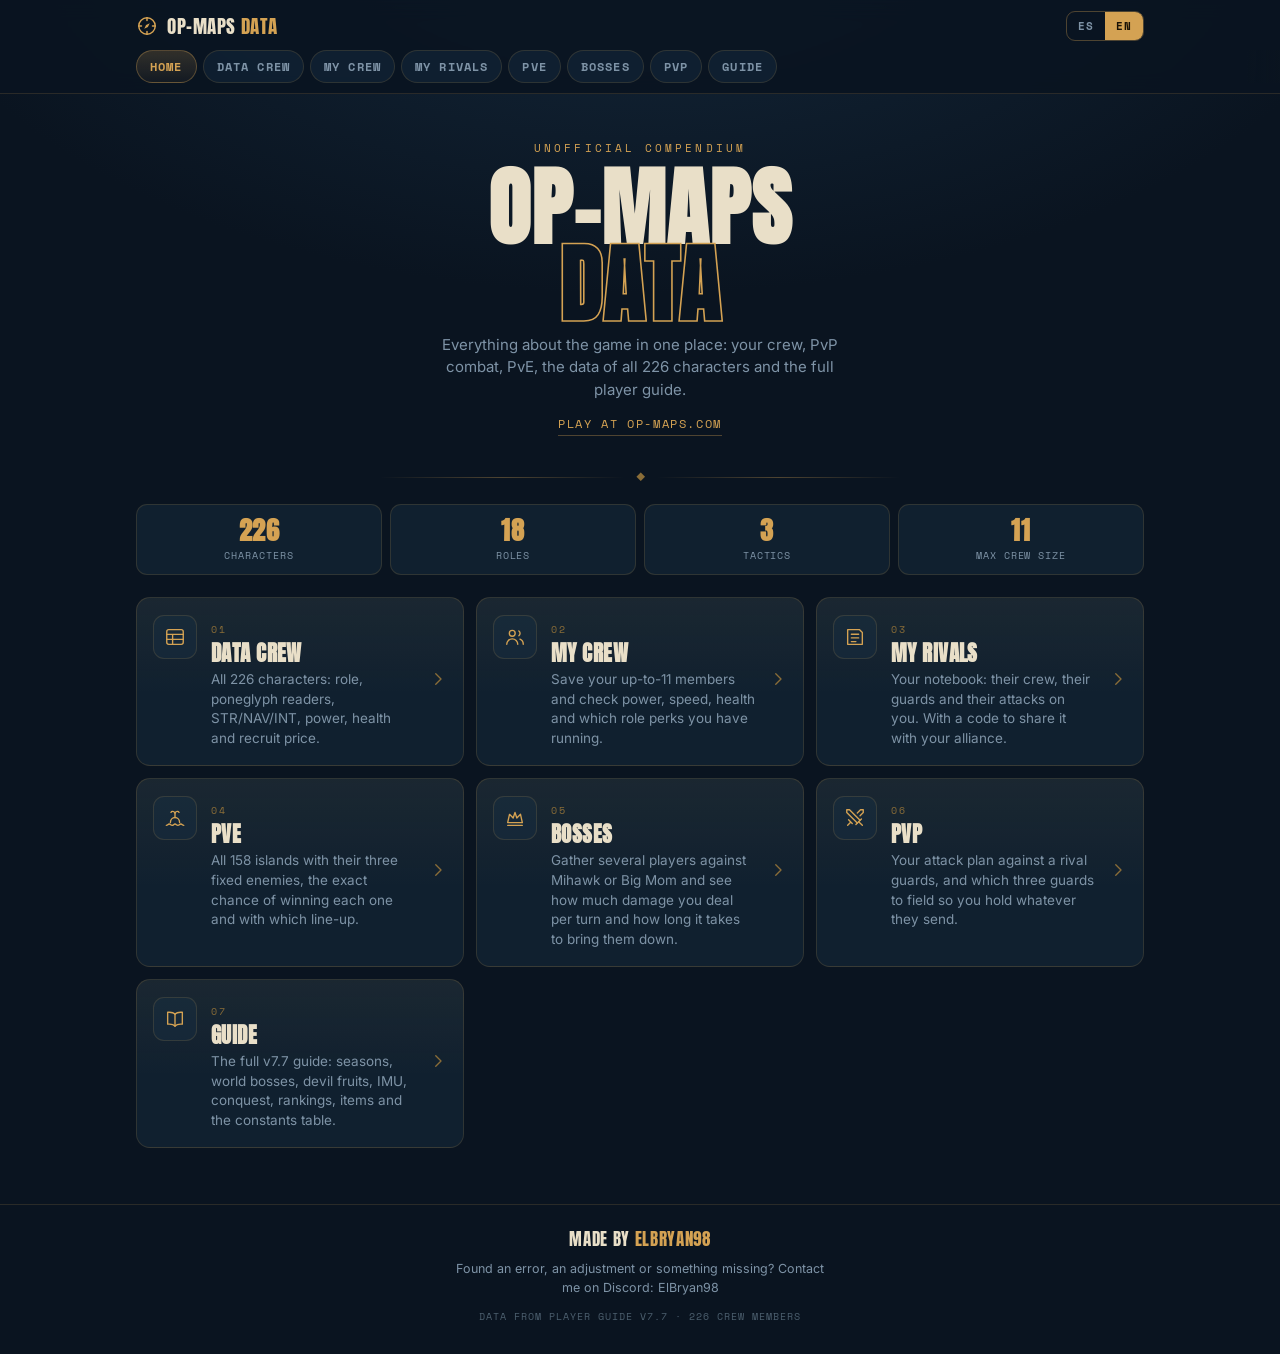
<file: index.html>
<!DOCTYPE html>
<html lang="es">
<head>
<meta charset="UTF-8">
<meta name="viewport" content="width=device-width, initial-scale=1.0">
<title>OP-MAPS DATA</title>
<meta name="description" content="Compendio no oficial del juego OP-MAPS.COM: datos de los 226 personajes, tripulación, rivales, PvE, jefes del mundo, PvP y guía completa.">
<link rel="icon" href="assets/favicon.svg?v=1.13.0" type="image/svg+xml">
<link rel="preconnect" href="https://fonts.googleapis.com">
<link rel="preconnect" href="https://fonts.gstatic.com" crossorigin>
<link href="https://fonts.googleapis.com/css2?family=Anton&family=Inter:wght@400;500;600;700&family=Space+Mono:wght@400;700&display=swap" rel="stylesheet">
<link rel="stylesheet" href="assets/css/style.css?v=1.13.0">
</head>
<body data-page="home" data-title-key="title.home">

<div id="site-header"></div>

<main>
  <div class="wrap">

    <!-- ====== PORTADA ====== -->
    <header class="hero">
      <p class="eyebrow" data-i18n="hero.eyebrow">Compendio no oficial</p>
      <h1 class="hero-title">OP-MAPS<br><span class="stroke">DATA</span></h1>
      <p class="hero-sub" data-i18n="hero.sub">Toda la información del juego en un solo sitio: tu tripulación, el combate PvP, el PvE, los datos de los 226 personajes y la guía completa.</p>
      <a class="hero-link" href="https://op-maps.com/" target="_blank" rel="noopener" data-i18n="hero.link">Jugar en op-maps.com</a>
    </header>

    <div class="rule"><span>◆</span></div>

    <!-- ====== CIFRAS DEL JUEGO ====== -->
    <section class="stats-strip">
      <div class="stat-cell"><b data-i18n="stat.chars.n">226</b><span data-i18n="stat.chars">Personajes</span></div>
      <div class="stat-cell"><b data-i18n="stat.roles.n">18</b><span data-i18n="stat.roles">Roles</span></div>
      <div class="stat-cell"><b data-i18n="stat.tac.n">3</b><span data-i18n="stat.tac">Tácticas</span></div>
      <div class="stat-cell"><b data-i18n="stat.crew.n">11</b><span data-i18n="stat.crew">Máx. tripulantes</span></div>
    </section>

    <!-- ====== MENÚS ======
         El orden de estas tarjetas es el mismo que el de la lista PAGES
         en assets/js/site.js. Si se cambia uno, hay que cambiar el otro. -->
    <nav class="menu-grid" data-i18n-attr="aria-label:menu.aria">

      <!-- 01 · DATA -->
      <a class="menu-card" href="data.html">
        <div class="ico" aria-hidden="true">
          <svg width="22" height="22" viewBox="0 0 24 24" fill="none" stroke="currentColor" stroke-width="1.5" stroke-linecap="round" stroke-linejoin="round">
            <rect x="3" y="4" width="18" height="16" rx="2.2"/>
            <path d="M3 9.2h18M3 14.6h18M9.4 9.2V20"/>
          </svg>
        </div>
        <div class="body">
          <span class="num">01</span>
          <h2 data-i18n="menu.data.t">Data</h2>
          <p data-i18n="menu.data.d">Los 226 personajes: rol, si leen poneglifos, FUE/NAV/INT, poder, vida y precio de reclutamiento.</p>
        </div>
        <div class="go" aria-hidden="true">
          <svg width="18" height="18" viewBox="0 0 24 24" fill="none" stroke="currentColor" stroke-width="1.8" stroke-linecap="round" stroke-linejoin="round"><path d="M9 5l7 7-7 7"/></svg>
        </div>
      </a>

      <!-- 02 · MI TRIPULACIÓN -->
      <a class="menu-card" href="crew.html">
        <div class="ico" aria-hidden="true">
          <svg width="22" height="22" viewBox="0 0 24 24" fill="none" stroke="currentColor" stroke-width="1.5" stroke-linecap="round" stroke-linejoin="round">
            <circle cx="9" cy="8" r="3.2"/>
            <path d="M3 20a6 6 0 0 1 12 0"/>
            <path d="M16.2 5.4a3.2 3.2 0 0 1 0 5.2"/>
            <path d="M17.4 14.3A6 6 0 0 1 21 20"/>
          </svg>
        </div>
        <div class="body">
          <span class="num">02</span>
          <h2 data-i18n="menu.crew.t">Mi tripulación</h2>
          <p data-i18n="menu.crew.d">Guarda tus hasta 11 miembros y consulta al vuelo poder, velocidad, vida y qué bonus de rol tienes activos.</p>
        </div>
        <div class="go" aria-hidden="true">
          <svg width="18" height="18" viewBox="0 0 24 24" fill="none" stroke="currentColor" stroke-width="1.8" stroke-linecap="round" stroke-linejoin="round"><path d="M9 5l7 7-7 7"/></svg>
        </div>
      </a>

      <!-- 03 · MIS RIVALES -->
      <a class="menu-card" href="rivals.html">
        <div class="ico" aria-hidden="true">
          <svg width="22" height="22" viewBox="0 0 24 24" fill="none" stroke="currentColor" stroke-width="1.5" stroke-linecap="round" stroke-linejoin="round">
            <path d="M4 4h13l3 3v13H4z"/>
            <path d="M8 9h8M8 13h8M8 17h5"/>
          </svg>
        </div>
        <div class="body">
          <span class="num">03</span>
          <h2 data-i18n="nav.rivals">Mis rivales</h2>
          <p data-i18n="menu.rivals.d">Tu libreta: su tripulación, sus guardias y sus ataques contra ti. Con un código para compartirla con tu alianza.</p>
        </div>
        <div class="go" aria-hidden="true">
          <svg width="18" height="18" viewBox="0 0 24 24" fill="none" stroke="currentColor" stroke-width="1.8" stroke-linecap="round" stroke-linejoin="round"><path d="M9 5l7 7-7 7"/></svg>
        </div>
      </a>

      <!-- 04 · PVE -->
      <a class="menu-card" href="pve.html">
        <div class="ico" aria-hidden="true">
          <svg width="22" height="22" viewBox="0 0 24 24" fill="none" stroke="currentColor" stroke-width="1.5" stroke-linecap="round" stroke-linejoin="round">
            <path d="M7 17c0-3 2.2-5.5 5-5.5s5 2.5 5 5.5"/>
            <path d="M12 11.5V6.5"/>
            <path d="M12 6.5C10.6 4.4 8.3 4.3 7.6 5.9"/>
            <path d="M12 6.5c1.4-2.1 3.7-2.2 4.4-.6"/>
            <path d="M2.5 20c1.6 0 1.6-1.4 3.2-1.4S7.3 20 8.9 20s1.6-1.4 3.1-1.4S13.6 20 15.2 20s1.6-1.4 3.2-1.4S20 20 21.6 20"/>
          </svg>
        </div>
        <div class="body">
          <span class="num">04</span>
          <h2 data-i18n="menu.pve.t">PvE</h2>
          <p data-i18n="menu.pve.d">Las 158 islas con sus tres enemigos fijos, la probabilidad exacta de ganar en cada una y con qué alineación.</p>
        </div>
        <div class="go" aria-hidden="true">
          <svg width="18" height="18" viewBox="0 0 24 24" fill="none" stroke="currentColor" stroke-width="1.8" stroke-linecap="round" stroke-linejoin="round"><path d="M9 5l7 7-7 7"/></svg>
        </div>
      </a>

      <!-- 05 · JEFES -->
      <a class="menu-card" href="jefes.html">
        <div class="ico" aria-hidden="true">
          <svg width="22" height="22" viewBox="0 0 24 24" fill="none" stroke="currentColor" stroke-width="1.5" stroke-linecap="round" stroke-linejoin="round">
            <path d="M4 17l2-9 4 4 2-6 2 6 4-4 2 9z"/>
            <path d="M4 20h16"/>
          </svg>
        </div>
        <div class="body">
          <span class="num">05</span>
          <h2 data-i18n="menu.jefes.t">Jefes</h2>
          <p data-i18n="menu.jefes.d">Junta a varios jugadores contra Mihawk o Big Mom y mira cuánto daño le hacéis por turno y cuánto tardáis en tumbarlo.</p>
        </div>
        <div class="go" aria-hidden="true">
          <svg width="18" height="18" viewBox="0 0 24 24" fill="none" stroke="currentColor" stroke-width="1.8" stroke-linecap="round" stroke-linejoin="round"><path d="M9 5l7 7-7 7"/></svg>
        </div>
      </a>

      <!-- 06 · PVP -->
      <a class="menu-card" href="pvp.html">
        <div class="ico" aria-hidden="true">
          <svg width="22" height="22" viewBox="0 0 24 24" fill="none" stroke="currentColor" stroke-width="1.5" stroke-linecap="round" stroke-linejoin="round">
            <polyline points="14.5 17.5 3 6 3 3 6 3 17.5 14.5"/>
            <line x1="13" y1="19" x2="19" y2="13"/>
            <line x1="16" y1="16" x2="20" y2="20"/>
            <polyline points="14.5 6.5 18 3 21 3 21 6 17.5 9.5"/>
            <line x1="5" y1="14" x2="9" y2="18"/>
            <line x1="7" y1="17" x2="4" y2="20"/>
          </svg>
        </div>
        <div class="body">
          <span class="num">06</span>
          <h2 data-i18n="menu.pvp.t">PvP</h2>
          <p data-i18n="menu.pvp.d">Tu plan de ataque contra las guardias de un rival, y qué tres guardias montar tú para aguantar lo que te mande.</p>
        </div>
        <div class="go" aria-hidden="true">
          <svg width="18" height="18" viewBox="0 0 24 24" fill="none" stroke="currentColor" stroke-width="1.8" stroke-linecap="round" stroke-linejoin="round"><path d="M9 5l7 7-7 7"/></svg>
        </div>
      </a>

      <!-- 07 · GUÍA -->
      <a class="menu-card" href="guide.html">
        <div class="ico" aria-hidden="true">
          <svg width="22" height="22" viewBox="0 0 24 24" fill="none" stroke="currentColor" stroke-width="1.5" stroke-linecap="round" stroke-linejoin="round">
            <path d="M12 6.6C10.5 5.1 8.5 4.6 6 4.6H4v13h2c2.5 0 4.5.5 6 2"/>
            <path d="M12 6.6c1.5-1.5 3.5-2 6-2h2v13h-2c-2.5 0-4.5.5-6 2"/>
            <path d="M12 6.6v13"/>
          </svg>
        </div>
        <div class="body">
          <span class="num">07</span>
          <h2 data-i18n="menu.guide.t">Guía</h2>
          <p data-i18n="menu.guide.d">La guía v7.7 al completo: temporadas, jefes del mundo, frutas del diablo, IMU, conquista, rankings, ítems y la tabla de constantes.</p>
        </div>
        <div class="go" aria-hidden="true">
          <svg width="18" height="18" viewBox="0 0 24 24" fill="none" stroke="currentColor" stroke-width="1.8" stroke-linecap="round" stroke-linejoin="round"><path d="M9 5l7 7-7 7"/></svg>
        </div>
      </a>

    </nav>
  </div>
</main>

<div id="site-footer"></div>

<script src="assets/js/i18n.js?v=1.13.0"></script>
<script src="assets/js/site.js?v=1.13.0"></script>
</body>
</html>
</file>
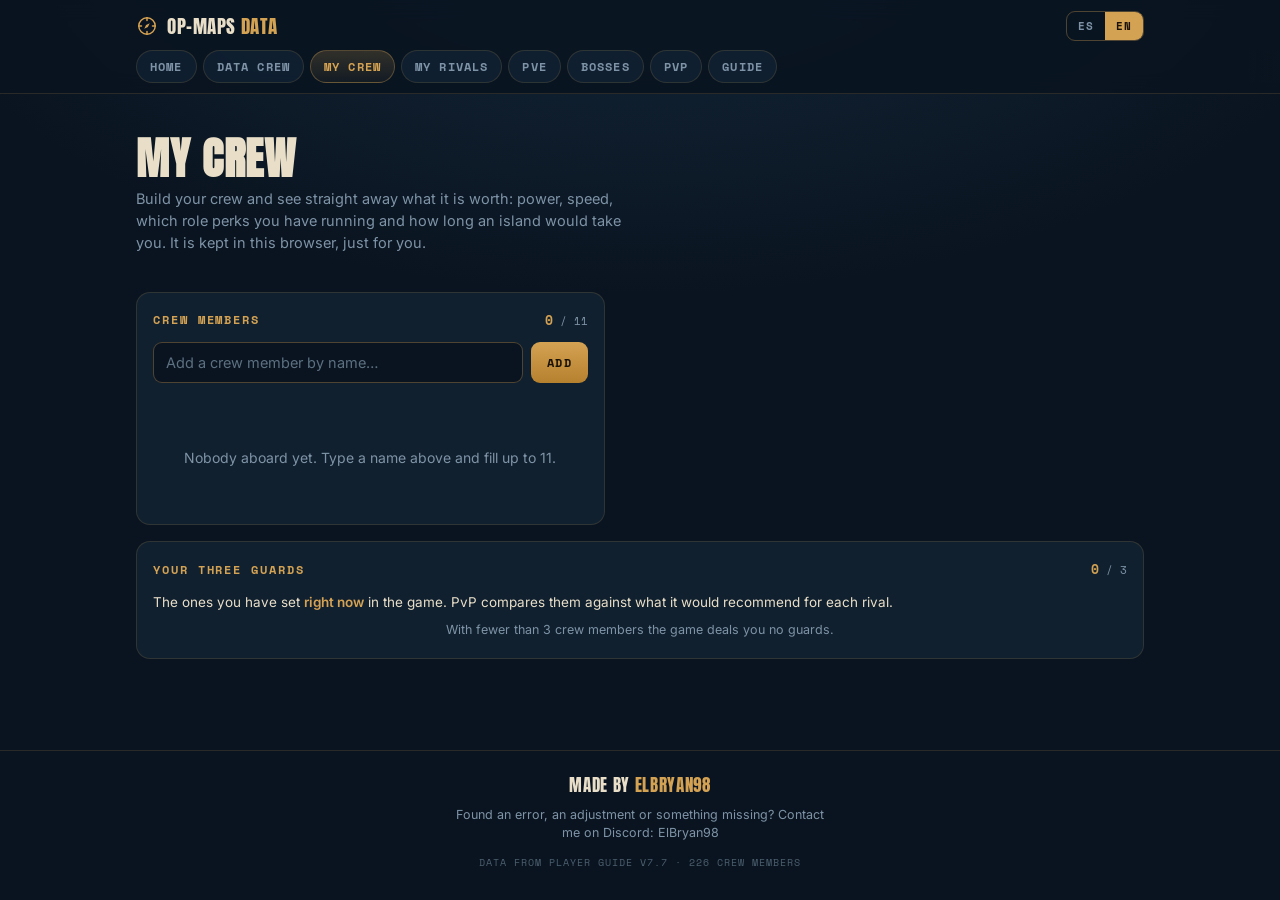
<file: crew.html>
<!DOCTYPE html>
<html lang="es">
<head>
<meta charset="UTF-8">
<meta name="viewport" content="width=device-width, initial-scale=1.0">
<title>Mi tripulación — OP-MAPS DATA</title>
<meta name="description" content="Monta tu tripulación de OP-MAPS y consulta su poder, velocidad, bonus de rol y tiempos de conquista.">
<link rel="icon" href="assets/favicon.svg?v=1.13.0" type="image/svg+xml">
<link rel="preconnect" href="https://fonts.googleapis.com">
<link rel="preconnect" href="https://fonts.gstatic.com" crossorigin>
<link href="https://fonts.googleapis.com/css2?family=Anton&family=Inter:wght@400;500;600;700&family=Space+Mono:wght@400;700&display=swap" rel="stylesheet">
<link rel="stylesheet" href="assets/css/style.css?v=1.13.0">
</head>
<body data-page="crew" data-title-key="title.crew">

<div id="site-header"></div>

<main>
  <div class="wrap">

    <header class="page-head">
      <h1 data-i18n="nav.crew">Mi tripulación</h1>
      <p data-i18n="crew.lead">Monta tu tripulación y mira al momento lo que da de sí: poder, velocidad, qué bonus de rol tienes activos y cuánto tardarías en conquistar una isla. Se guarda en este navegador, solo para ti.</p>
    </header>

    <!-- arriba del todo, lo que da la tripulación entera -->
    <div id="resumen"></div>

    <!-- y debajo, dos columnas: la tripulación y lo que aporta cada rol -->
    <div class="crew-cols">

      <section class="panel">
        <div class="panel-head">
          <h2 data-i18n="crew.members">Tripulantes</h2>
          <span class="panel-count" id="count"></span>
        </div>

        <div class="add-row">
          <input type="text" id="add" list="db" autocomplete="off"
                 data-i18n-attr="placeholder:crew.add; aria-label:crew.add">
          <button class="btn-add" id="addBtn" data-i18n="crew.addBtn">Añadir</button>
        </div>
        <p class="hint" id="hint"></p>

        <!-- quien lleva cada arma; solo sale si hay a quien darsela -->

        <div id="armas"></div>

        <div id="miembros"></div>
      </section>

      <div id="roles"></div>
    </div>

    <section class="panel">
      <div class="panel-head">
        <h2 data-i18n="crew.guards.t">Tus tres guardias</h2>
        <span class="panel-count" id="gCount"></span>
      </div>
      <p class="parrafo" data-i18n-html="crew.guards.d"></p>
      <div id="misGuardias"></div>
    </section>

  </div>
</main>

<div id="site-footer"></div>

<!-- lista de nombres para el autocompletado, la rellena crew.js -->
<datalist id="db"></datalist>

<script src="assets/js/i18n.js?v=1.13.0"></script>
<script src="assets/js/site.js?v=1.13.0"></script>
<script src="assets/js/characters.js?v=1.13.0"></script>
<script src="assets/js/rules.js?v=1.13.0"></script>
<script src="assets/js/crew-store.js?v=1.13.0"></script>
<script src="assets/js/guards-store.js?v=1.13.0"></script>
<script src="assets/js/crew.js?v=1.13.0"></script>
<script src="assets/js/my-guards.js?v=1.13.0"></script>
</body>
</html>
</file>
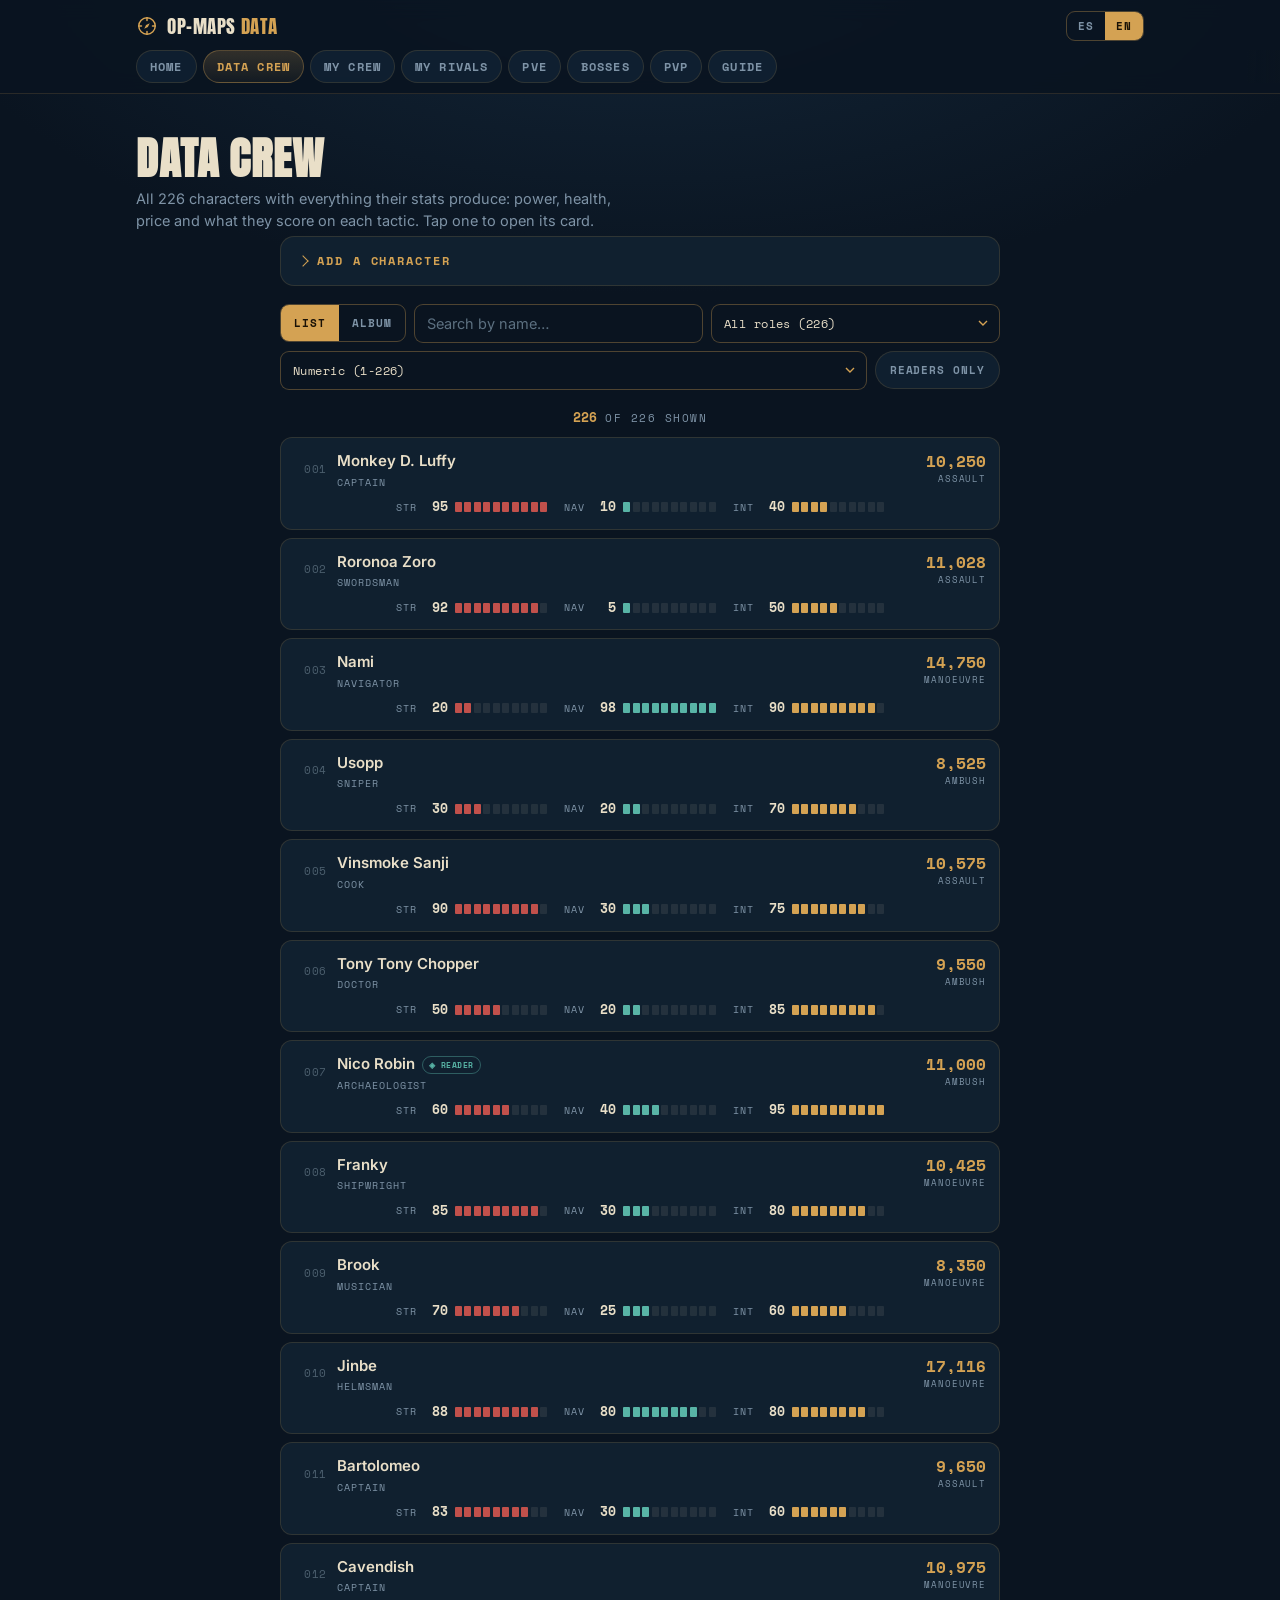
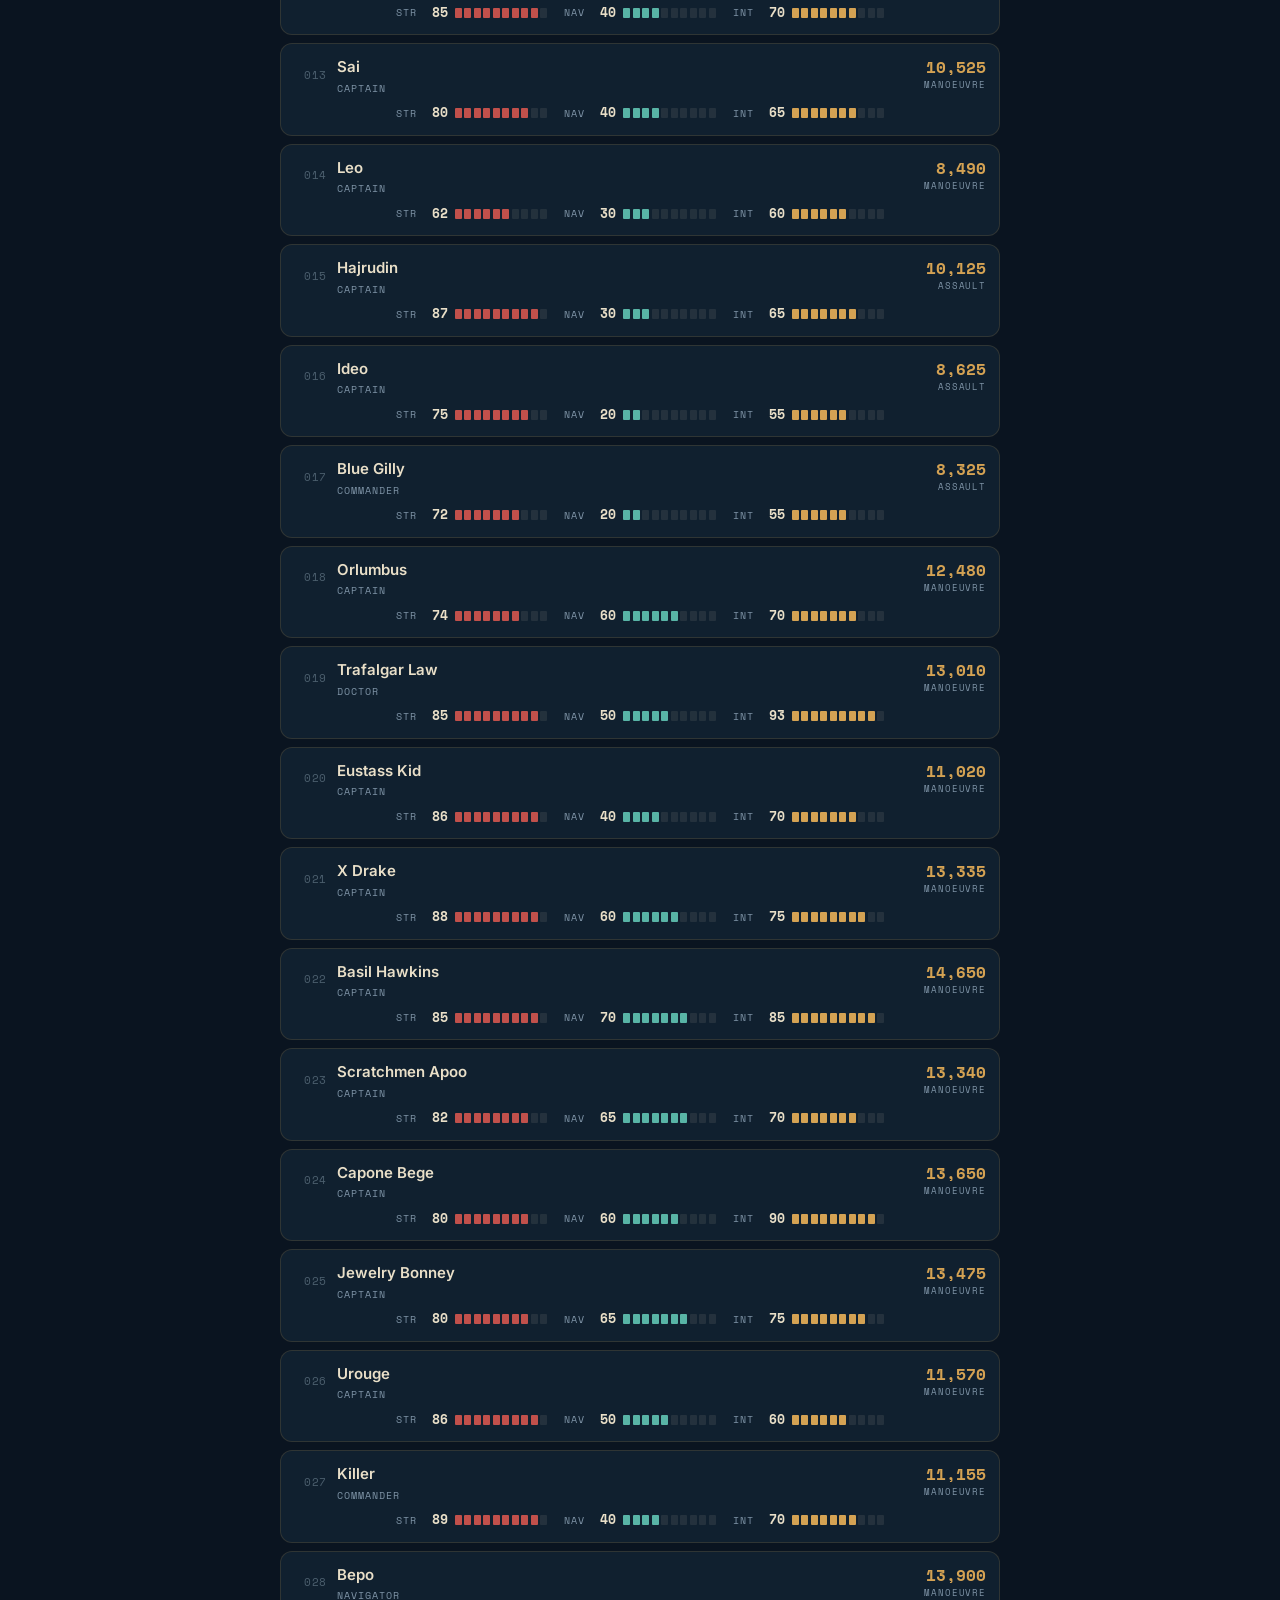
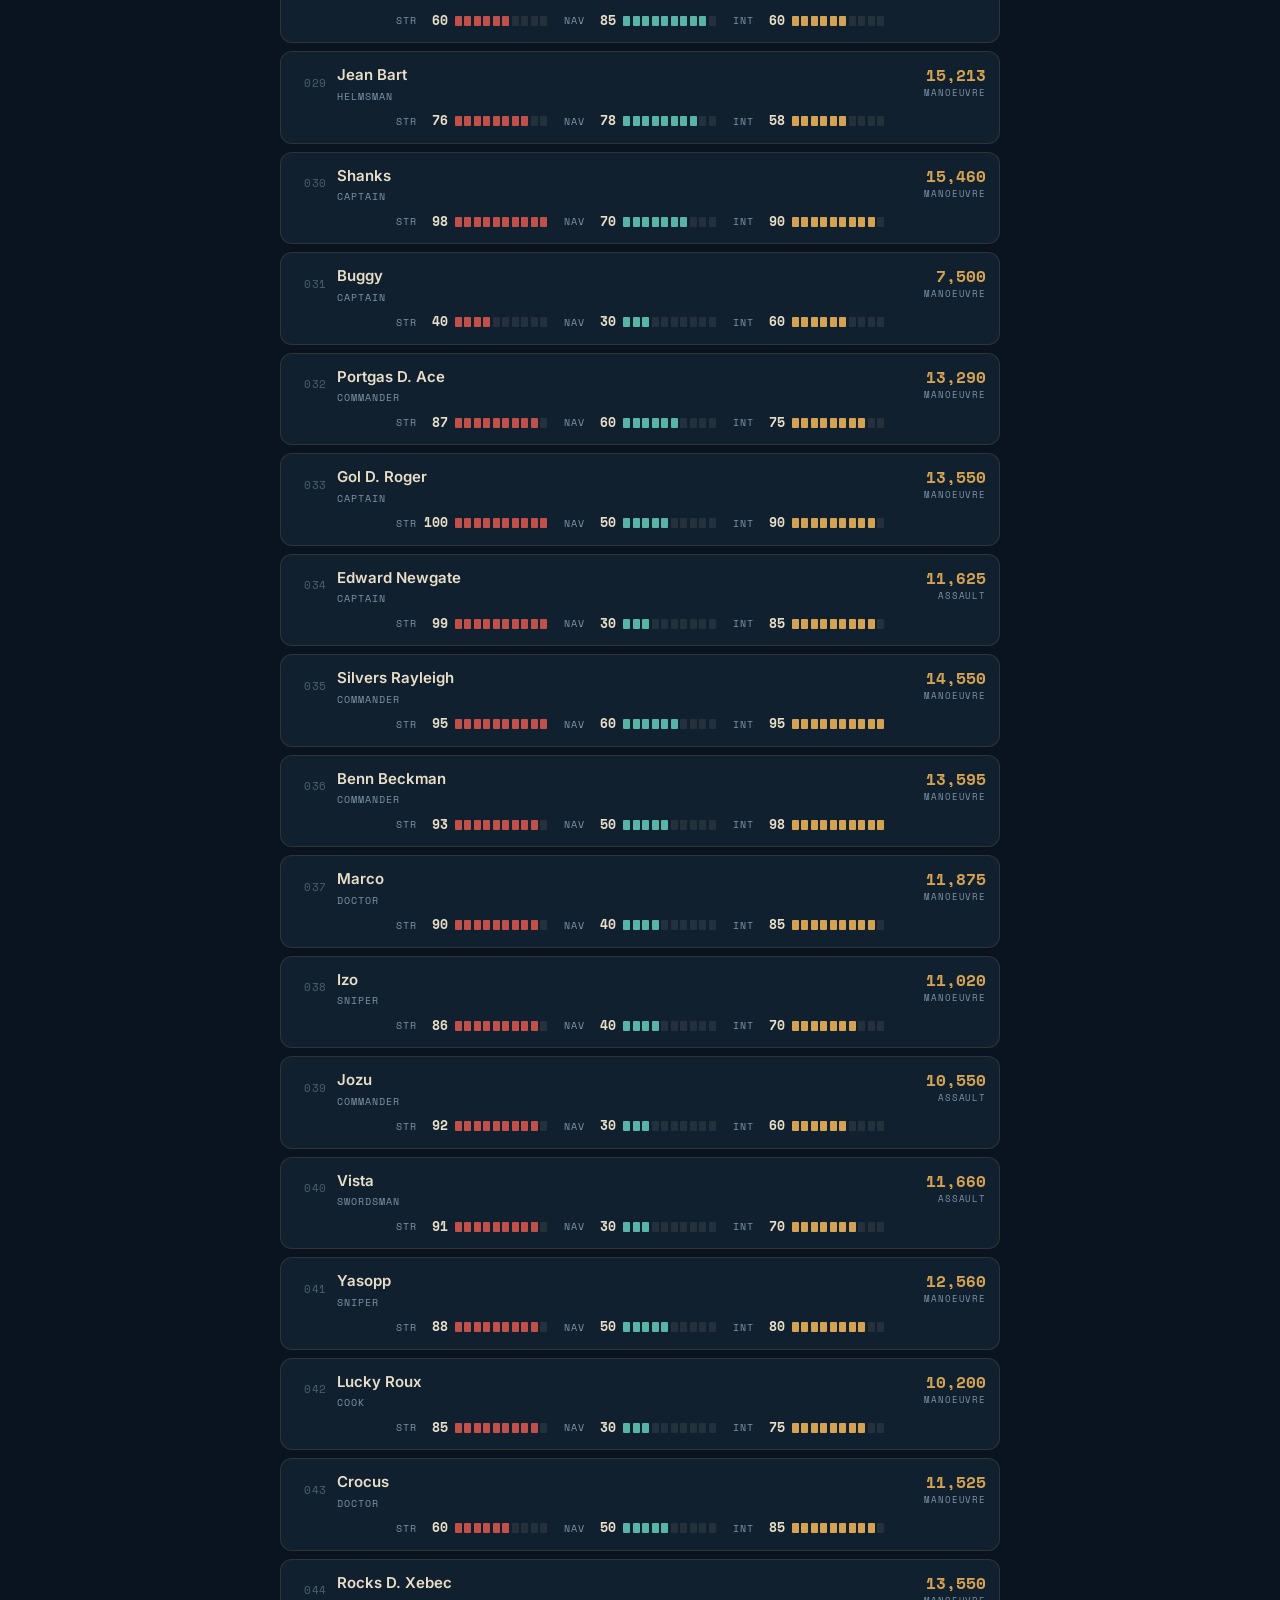
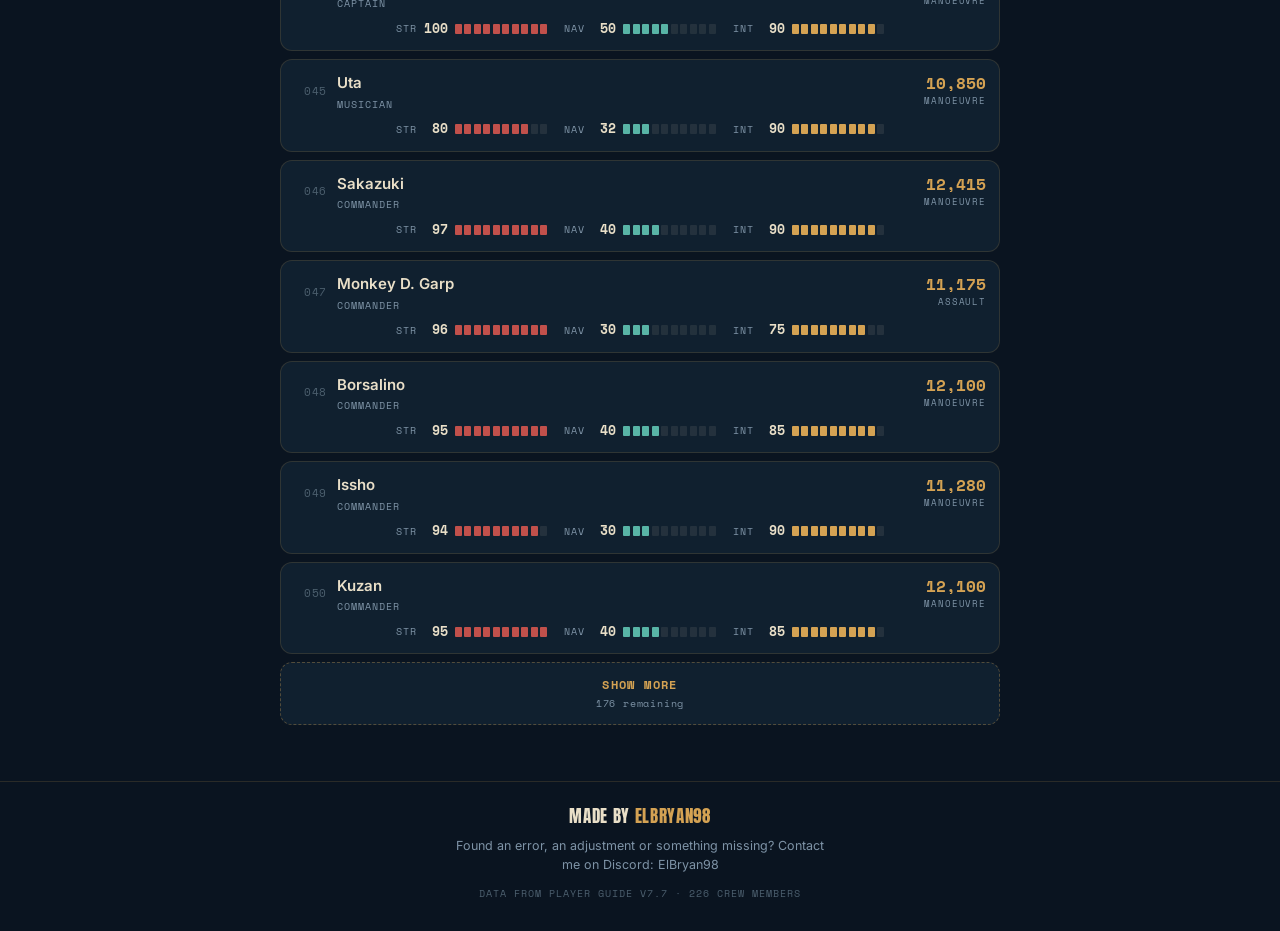
<file: data.html>
<!DOCTYPE html>
<html lang="es">
<head>
<meta charset="UTF-8">
<meta name="viewport" content="width=device-width, initial-scale=1.0">
<title>Data — OP-MAPS DATA</title>
<meta name="description" content="Los 226 personajes de OP-MAPS: rol, lectores de poneglifos, FUE/NAV/INT, poder, vida, precio y score por táctica.">
<link rel="icon" href="assets/favicon.svg?v=1.13.0" type="image/svg+xml">
<link rel="preconnect" href="https://fonts.googleapis.com">
<link rel="preconnect" href="https://fonts.gstatic.com" crossorigin>
<link href="https://fonts.googleapis.com/css2?family=Anton&family=Inter:wght@400;500;600;700&family=Space+Mono:wght@400;700&display=swap" rel="stylesheet">
<link rel="stylesheet" href="assets/css/style.css?v=1.13.0">
</head>
<body data-page="data" data-title-key="title.data">

<div id="site-header"></div>

<main>
  <div class="wrap">

    <header class="page-head">
      <h1 data-i18n="nav.data">Data</h1>
      <p data-i18n="data.lead">Los 226 personajes del juego con todo lo que sale de sus stats: poder, vida, precio y lo que puntúan en cada táctica. Toca uno para abrir su ficha.</p>
    </header>

    <div class="data-col">

      <!-- añadir un personaje que el juego tiene y este archivo aún no;
           el formulario lo pinta data.js -->
      <details class="plegable" id="nuevoPj">
        <summary>
          <h2 data-i18n="data.new.t">Añadir un personaje</h2>
          <span class="cuenta" id="nuevoCount" hidden></span>
        </summary>
        <div class="plegable-body">
          <p class="parrafo" data-i18n-html="data.new.d"></p>
          <div id="nuevoForm"></div>
        </div>
      </details>

      <!-- buscador, filtros y orden -->
      <div class="toolbar">
        <!-- lista o álbum: las dos formas de ver los mismos personajes -->
        <div class="seg-ctrl" role="group" data-i18n-attr="aria-label:data.viewAria">
          <button type="button" id="vList"  class="on" data-i18n="data.view.list">Lista</button>
          <button type="button" id="vAlbum" data-i18n="data.view.album">Álbum</button>
        </div>
        <div class="grow">
          <input type="search" id="search" autocomplete="off"
                 data-i18n-attr="placeholder:data.search; aria-label:data.search">
        </div>
        <div class="grow">
          <!-- las opciones las rellena data.js con el recuento de cada rol -->
          <select id="roleFilter" data-i18n-attr="aria-label:data.roleAll"></select>
        </div>
        <div class="grow" id="sortWrap">
          <select id="sortBy" data-i18n-attr="aria-label:data.sortBy"></select>
        </div>
        <button class="chip-btn" id="fReaders" type="button" aria-pressed="false" data-i18n="data.readers">Solo lectores</button>
      </div>

      <p class="count-line" id="count"></p>
      <div class="list" id="list"></div>

    </div>
  </div>
</main>

<div id="site-footer"></div>

<script src="assets/js/i18n.js?v=1.13.0"></script>
<script src="assets/js/site.js?v=1.13.0"></script>
<script src="assets/js/characters.js?v=1.13.0"></script>
<script src="assets/js/rules.js?v=1.13.0"></script>
<script src="assets/js/data.js?v=1.13.0"></script>
</body>
</html>
</file>
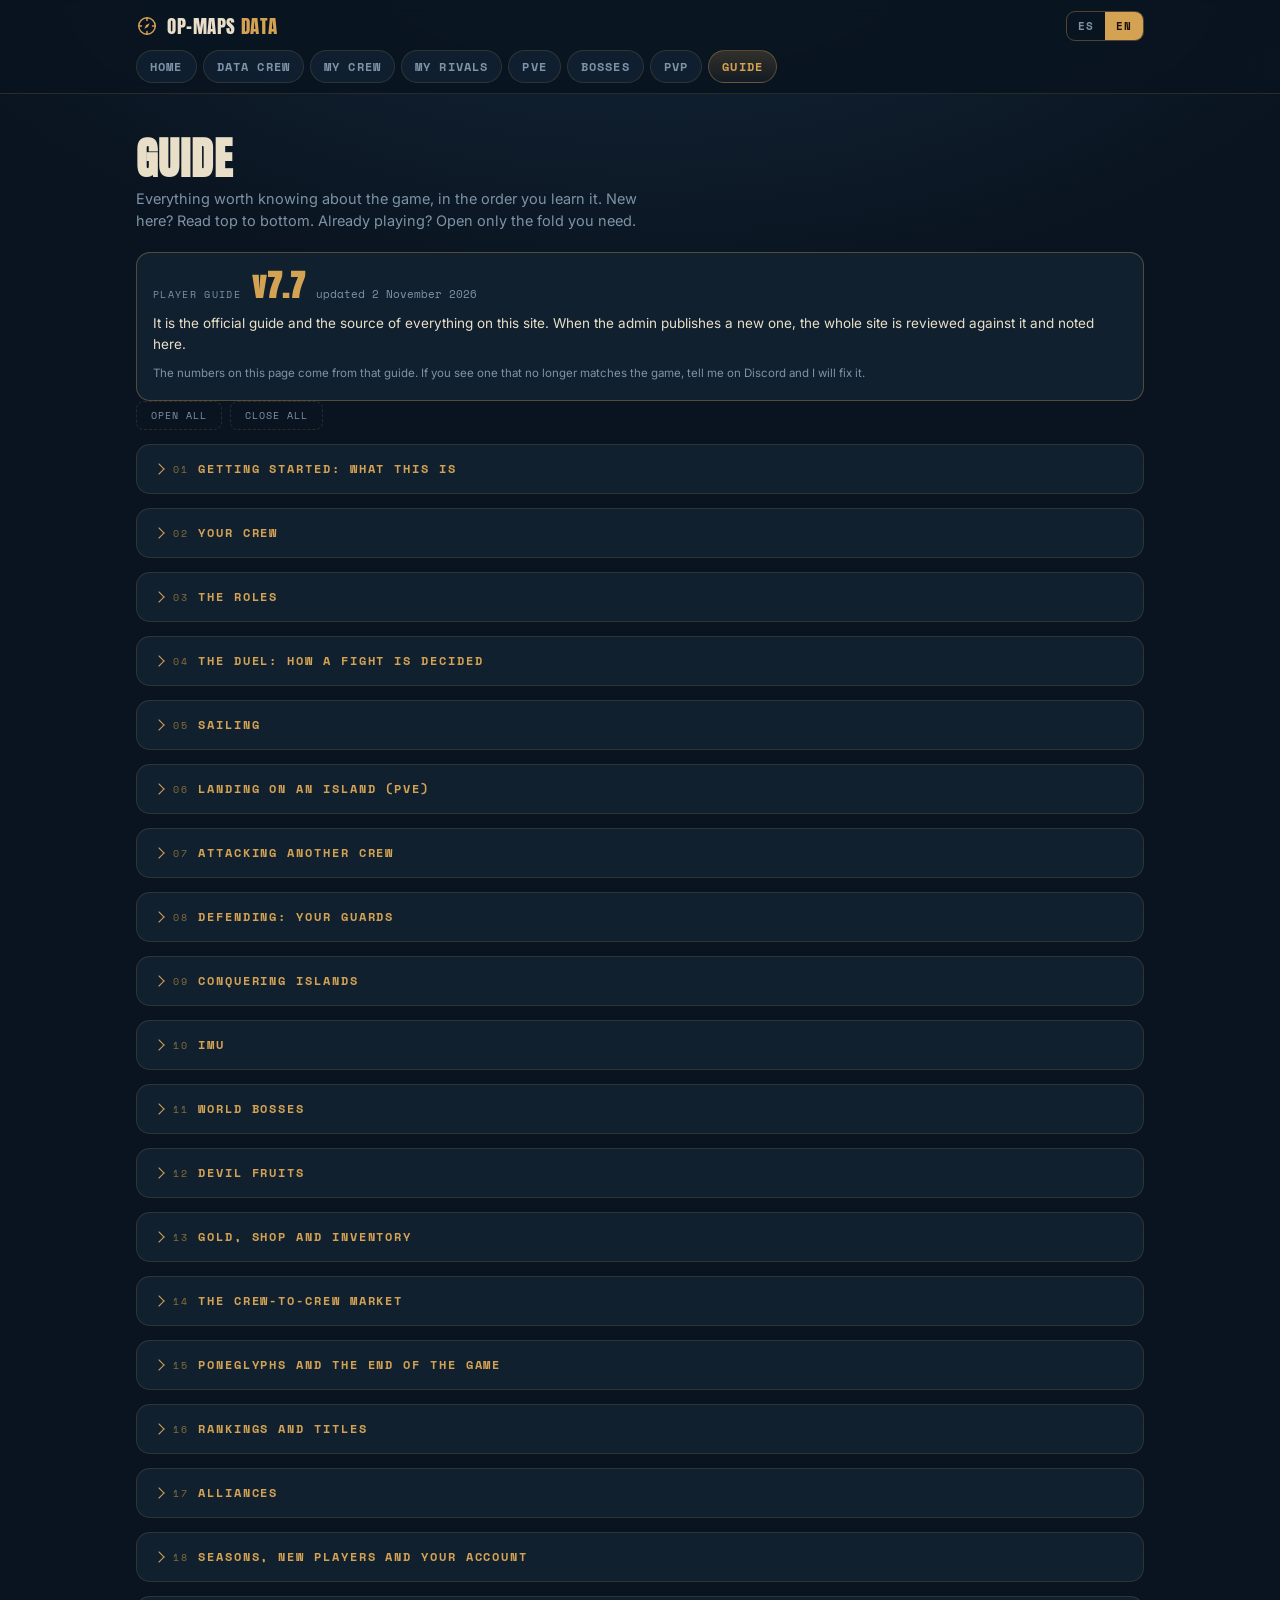
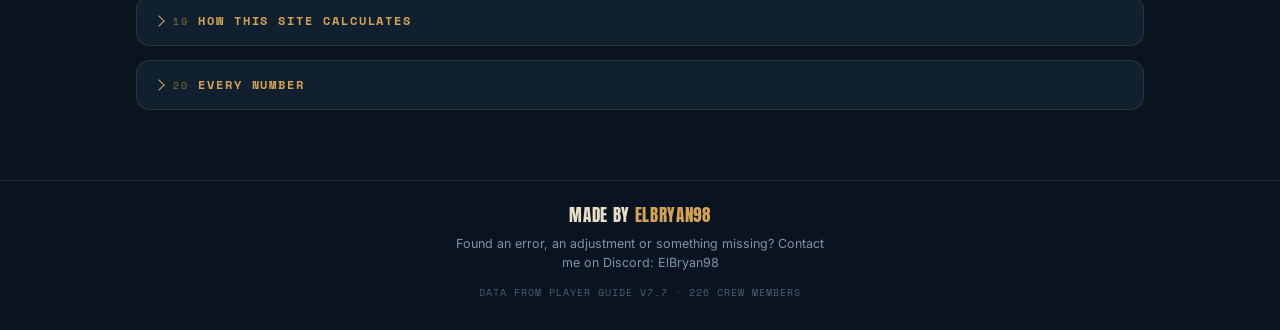
<file: guide.html>
<!DOCTYPE html>
<html lang="es">
<head>
<meta charset="UTF-8">
<meta name="viewport" content="width=device-width, initial-scale=1.0">
<title>Guía — OP-MAPS DATA</title>
<meta name="description" content="La guía completa de OP-MAPS, por secciones: tripulación, roles, duelos, navegación, PvE, PvP, conquista, IMU, jefes del mundo, frutas del diablo, economía, poneglifos, rankings y alianzas.">
<link rel="icon" href="assets/favicon.svg?v=1.13.0" type="image/svg+xml">
<link rel="preconnect" href="https://fonts.googleapis.com">
<link rel="preconnect" href="https://fonts.gstatic.com" crossorigin>
<link href="https://fonts.googleapis.com/css2?family=Anton&family=Inter:wght@400;500;600;700&family=Space+Mono:wght@400;700&display=swap" rel="stylesheet">
<link rel="stylesheet" href="assets/css/style.css?v=1.13.0">
</head>
<body data-page="guide" data-title-key="title.guide">

<div id="site-header"></div>

<main>
  <div class="wrap">

    <header class="page-head">
      <h1 data-i18n="nav.guide">Guía</h1>
      <p data-i18n="gd.lead"></p>
    </header>

    <!-- siempre arriba: qué versión de la guía sigue el sitio -->
    <section class="panel version-guia">
      <div class="ver-caja">
        <span class="ver-eti" data-i18n="gd.ver.t">Guía del jugador</span>
        <b class="ver-num" id="verNum">—</b>
        <span class="ver-fecha" id="verFecha"></span>
      </div>
      <p class="parrafo" data-i18n="gd.ver.d"></p>
      <p class="note" data-i18n="gd.ver.note"></p>
    </section>

    <div class="todo-btns">
      <button type="button" class="btn-mini" id="abrirTodo" data-i18n="gd.all.open">Abrir todo</button>
      <button type="button" class="btn-mini" id="cerrarTodo" data-i18n="gd.all.shut">Cerrar todo</button>
    </div>

    <details class="plegable" data-k="gd-start">
      <summary>
        <span class="gd-num">01</span>
        <h2 data-i18n="gd.start.t"></h2>
      </summary>
      <div class="plegable-body">
        <p class="parrafo" data-i18n-html="gd.start.d"></p>
        <ul>
          <li data-i18n-html="gd.start.1"></li>
          <li data-i18n-html="gd.start.2"></li>
          <li data-i18n-html="gd.start.3"></li>
          <li data-i18n-html="gd.start.4"></li>
          <li data-i18n-html="gd.start.5"></li>
        </ul>
      </div>
    </details>

    <details class="plegable" data-k="gd-crew">
      <summary>
        <span class="gd-num">02</span>
        <h2 data-i18n="gd.crew.t"></h2>
      </summary>
      <div class="plegable-body">
        <p class="parrafo" data-i18n-html="gd.crew.d"></p>
        <ul>
          <li data-i18n-html="gd.crew.1"></li>
          <li data-i18n-html="gd.crew.2"></li>
          <li data-i18n-html="gd.crew.3"></li>
          <li data-i18n-html="gd.crew.4"></li>
          <li data-i18n-html="gd.crew.5"></li>
          <li data-i18n-html="gd.crew.6"></li>
        </ul>
      </div>
    </details>

    <details class="plegable" data-k="gd-roles">
      <summary>
        <span class="gd-num">03</span>
        <h2 data-i18n="gd.roles.t"></h2>
      </summary>
      <div class="plegable-body">
        <p class="parrafo" data-i18n-html="gd.roles.d"></p>
        <ul>
          <li data-i18n-html="gd.roles.1"></li>
          <li data-i18n-html="gd.roles.2"></li>
          <li data-i18n-html="gd.roles.3"></li>
          <li data-i18n-html="gd.roles.4"></li>
          <li data-i18n-html="gd.roles.5"></li>
          <li data-i18n-html="gd.roles.6"></li>
          <li data-i18n-html="gd.roles.7"></li>
          <li data-i18n-html="gd.roles.8"></li>
        </ul>
      </div>
    </details>

    <details class="plegable" data-k="gd-duel">
      <summary>
        <span class="gd-num">04</span>
        <h2 data-i18n="gd.duel.t"></h2>
      </summary>
      <div class="plegable-body">
        <p class="parrafo" data-i18n-html="gd.duel.d"></p>
        <ul>
          <li data-i18n-html="gd.duel.1"></li>
          <li data-i18n-html="gd.duel.2"></li>
          <li data-i18n-html="gd.duel.3"></li>
          <li data-i18n-html="gd.duel.4"></li>
          <li data-i18n-html="gd.duel.5"></li>
          <li data-i18n-html="gd.duel.6"></li>
        </ul>
      </div>
    </details>

    <details class="plegable" data-k="gd-sail">
      <summary>
        <span class="gd-num">05</span>
        <h2 data-i18n="gd.sail.t"></h2>
      </summary>
      <div class="plegable-body">
        <p class="parrafo" data-i18n-html="gd.sail.d"></p>
        <ul>
          <li data-i18n-html="gd.sail.1"></li>
          <li data-i18n-html="gd.sail.2"></li>
          <li data-i18n-html="gd.sail.3"></li>
          <li data-i18n-html="gd.sail.4"></li>
          <li data-i18n-html="gd.sail.5"></li>
          <li data-i18n-html="gd.sail.6"></li>
        </ul>
      </div>
    </details>

    <details class="plegable" data-k="gd-pve">
      <summary>
        <span class="gd-num">06</span>
        <h2 data-i18n="gd.pve.t"></h2>
      </summary>
      <div class="plegable-body">
        <p class="parrafo" data-i18n-html="gd.pve.d"></p>
        <ul>
          <li data-i18n-html="gd.pve.1"></li>
          <li data-i18n-html="gd.pve.2"></li>
          <li data-i18n-html="gd.pve.3"></li>
          <li data-i18n-html="gd.pve.4"></li>
          <li data-i18n-html="gd.pve.5"></li>
          <li data-i18n-html="gd.pve.6"></li>
          <li data-i18n-html="gd.pve.7"></li>
          <li data-i18n-html="gd.pve.8"></li>
        </ul>
      </div>
    </details>

    <details class="plegable" data-k="gd-pvp">
      <summary>
        <span class="gd-num">07</span>
        <h2 data-i18n="gd.pvp.t"></h2>
      </summary>
      <div class="plegable-body">
        <p class="parrafo" data-i18n-html="gd.pvp.d"></p>
        <ul>
          <li data-i18n-html="gd.pvp.1"></li>
          <li data-i18n-html="gd.pvp.2"></li>
          <li data-i18n-html="gd.pvp.3"></li>
          <li data-i18n-html="gd.pvp.4"></li>
          <li data-i18n-html="gd.pvp.5"></li>
          <li data-i18n-html="gd.pvp.6"></li>
          <li data-i18n-html="gd.pvp.7"></li>
          <li data-i18n-html="gd.pvp.8"></li>
          <li data-i18n-html="gd.pvp.9"></li>
          <li data-i18n-html="gd.pvp.10"></li>
          <li data-i18n-html="gd.pvp.11"></li>
        </ul>
      </div>
    </details>

    <details class="plegable" data-k="gd-guards">
      <summary>
        <span class="gd-num">08</span>
        <h2 data-i18n="gd.guards.t"></h2>
      </summary>
      <div class="plegable-body">
        <p class="parrafo" data-i18n-html="gd.guards.d"></p>
        <ul>
          <li data-i18n-html="gd.guards.1"></li>
          <li data-i18n-html="gd.guards.2"></li>
          <li data-i18n-html="gd.guards.3"></li>
          <li data-i18n-html="gd.guards.4"></li>
          <li data-i18n-html="gd.guards.5"></li>
          <li data-i18n-html="gd.guards.6"></li>
        </ul>
      </div>
    </details>

    <details class="plegable" data-k="gd-conquest">
      <summary>
        <span class="gd-num">09</span>
        <h2 data-i18n="gd.conquest.t"></h2>
      </summary>
      <div class="plegable-body">
        <p class="parrafo" data-i18n-html="gd.conquest.d"></p>
        <ul>
          <li data-i18n-html="gd.conquest.1"></li>
          <li data-i18n-html="gd.conquest.2"></li>
          <li data-i18n-html="gd.conquest.3"></li>
          <li data-i18n-html="gd.conquest.4"></li>
          <li data-i18n-html="gd.conquest.5"></li>
          <li data-i18n-html="gd.conquest.6"></li>
        </ul>
      </div>
    </details>

    <details class="plegable" data-k="gd-imu">
      <summary>
        <span class="gd-num">10</span>
        <h2 data-i18n="gd.imu.t"></h2>
      </summary>
      <div class="plegable-body">
        <p class="parrafo" data-i18n-html="gd.imu.d"></p>
        <ul>
          <li data-i18n-html="gd.imu.1"></li>
          <li data-i18n-html="gd.imu.2"></li>
          <li data-i18n-html="gd.imu.3"></li>
          <li data-i18n-html="gd.imu.4"></li>
          <li data-i18n-html="gd.imu.5"></li>
          <li data-i18n-html="gd.imu.6"></li>
        </ul>
      </div>
    </details>

    <details class="plegable" data-k="gd-boss">
      <summary>
        <span class="gd-num">11</span>
        <h2 data-i18n="gd.boss.t"></h2>
      </summary>
      <div class="plegable-body">
        <p class="parrafo" data-i18n-html="gd.boss.d"></p>
        <ul>
          <li data-i18n-html="gd.boss.1"></li>
          <li data-i18n-html="gd.boss.2"></li>
          <li data-i18n-html="gd.boss.3"></li>
          <li data-i18n-html="gd.boss.4"></li>
          <li data-i18n-html="gd.boss.5"></li>
          <li data-i18n-html="gd.boss.6"></li>
          <li data-i18n-html="gd.boss.7"></li>
        </ul>
      </div>
    </details>

    <details class="plegable" data-k="gd-fruit">
      <summary>
        <span class="gd-num">12</span>
        <h2 data-i18n="gd.fruit.t"></h2>
      </summary>
      <div class="plegable-body">
        <p class="parrafo" data-i18n-html="gd.fruit.d"></p>
        <ul>
          <li data-i18n-html="gd.fruit.1"></li>
          <li data-i18n-html="gd.fruit.2"></li>
          <li data-i18n-html="gd.fruit.3"></li>
          <li data-i18n-html="gd.fruit.4"></li>
          <li data-i18n-html="gd.fruit.5"></li>
          <li data-i18n-html="gd.fruit.6"></li>
        </ul>
      </div>
    </details>

    <details class="plegable" data-k="gd-gold">
      <summary>
        <span class="gd-num">13</span>
        <h2 data-i18n="gd.gold.t"></h2>
      </summary>
      <div class="plegable-body">
        <p class="parrafo" data-i18n-html="gd.gold.d"></p>
        <ul>
          <li data-i18n-html="gd.gold.1"></li>
          <li data-i18n-html="gd.gold.2"></li>
          <li data-i18n-html="gd.gold.3"></li>
          <li data-i18n-html="gd.gold.4"></li>
          <li data-i18n-html="gd.gold.5"></li>
        </ul>
      </div>
    </details>

    <details class="plegable" data-k="gd-market">
      <summary>
        <span class="gd-num">14</span>
        <h2 data-i18n="gd.market.t"></h2>
      </summary>
      <div class="plegable-body">
        <p class="parrafo" data-i18n-html="gd.market.d"></p>
        <ul>
          <li data-i18n-html="gd.market.1"></li>
          <li data-i18n-html="gd.market.2"></li>
          <li data-i18n-html="gd.market.3"></li>
          <li data-i18n-html="gd.market.4"></li>
          <li data-i18n-html="gd.market.5"></li>
          <li data-i18n-html="gd.market.6"></li>
          <li data-i18n-html="gd.market.7"></li>
        </ul>
      </div>
    </details>

    <details class="plegable" data-k="gd-rp">
      <summary>
        <span class="gd-num">15</span>
        <h2 data-i18n="gd.rp.t"></h2>
      </summary>
      <div class="plegable-body">
        <p class="parrafo" data-i18n-html="gd.rp.d"></p>
        <ul>
          <li data-i18n-html="gd.rp.1"></li>
          <li data-i18n-html="gd.rp.2"></li>
          <li data-i18n-html="gd.rp.3"></li>
          <li data-i18n-html="gd.rp.4"></li>
          <li data-i18n-html="gd.rp.5"></li>
          <li data-i18n-html="gd.rp.6"></li>
          <li data-i18n-html="gd.rp.7"></li>
        </ul>
      </div>
    </details>

    <details class="plegable" data-k="gd-rank">
      <summary>
        <span class="gd-num">16</span>
        <h2 data-i18n="gd.rank.t"></h2>
      </summary>
      <div class="plegable-body">
        <p class="parrafo" data-i18n-html="gd.rank.d"></p>
        <ul>
          <li data-i18n-html="gd.rank.1"></li>
          <li data-i18n-html="gd.rank.2"></li>
          <li data-i18n-html="gd.rank.3"></li>
          <li data-i18n-html="gd.rank.4"></li>
          <li data-i18n-html="gd.rank.5"></li>
          <li data-i18n-html="gd.rank.6"></li>
        </ul>
      </div>
    </details>

    <details class="plegable" data-k="gd-ally">
      <summary>
        <span class="gd-num">17</span>
        <h2 data-i18n="gd.ally.t"></h2>
      </summary>
      <div class="plegable-body">
        <p class="parrafo" data-i18n-html="gd.ally.d"></p>
        <ul>
          <li data-i18n-html="gd.ally.1"></li>
          <li data-i18n-html="gd.ally.2"></li>
          <li data-i18n-html="gd.ally.3"></li>
          <li data-i18n-html="gd.ally.4"></li>
          <li data-i18n-html="gd.ally.5"></li>
          <li data-i18n-html="gd.ally.6"></li>
          <li data-i18n-html="gd.ally.7"></li>
          <li data-i18n-html="gd.ally.8"></li>
          <li data-i18n-html="gd.ally.9"></li>
        </ul>
      </div>
    </details>

    <details class="plegable" data-k="gd-season">
      <summary>
        <span class="gd-num">18</span>
        <h2 data-i18n="gd.season.t"></h2>
      </summary>
      <div class="plegable-body">
        <p class="parrafo" data-i18n-html="gd.season.d"></p>
        <ul>
          <li data-i18n-html="gd.season.1"></li>
          <li data-i18n-html="gd.season.2"></li>
          <li data-i18n-html="gd.season.3"></li>
          <li data-i18n-html="gd.season.4"></li>
          <li data-i18n-html="gd.season.5"></li>
          <li data-i18n-html="gd.season.6"></li>
        </ul>
      </div>
    </details>

    <details class="plegable" data-k="gd-calc">
      <summary>
        <span class="gd-num">19</span>
        <h2 data-i18n="gd.calc.t"></h2>
      </summary>
      <div class="plegable-body">
        <p class="parrafo" data-i18n-html="gd.calc.d"></p>
        <ul>
          <li data-i18n-html="gd.calc.1"></li>
          <li data-i18n-html="gd.calc.2"></li>
          <li data-i18n-html="gd.calc.3"></li>
          <li data-i18n-html="gd.calc.4"></li>
          <li data-i18n-html="gd.calc.5"></li>
          <li data-i18n-html="gd.calc.6"></li>
          <li data-i18n-html="gd.calc.7"></li>
          <li data-i18n-html="gd.calc.8"></li>
        </ul>
      </div>
    </details>

    <details class="plegable" data-k="gd-num">
      <summary>
        <span class="gd-num">20</span>
        <h2 data-i18n="gd.num.t">Todos los números</h2>
      </summary>
      <div class="plegable-body">
        <p class="parrafo" data-i18n="gd.num.d"></p>
        <div id="tablaNumeros"></div>
      </div>
    </details>

  </div>
</main>

<div id="site-footer"></div>

<script src="assets/js/i18n.js?v=1.13.0"></script>
<script src="assets/js/site.js?v=1.13.0"></script>
<script src="assets/js/characters.js?v=1.13.0"></script>
<script src="assets/js/islands.js?v=1.13.0"></script>
<script src="assets/js/rules.js?v=1.13.0"></script>
<script src="assets/js/items.js?v=1.13.0"></script>
<script src="assets/js/guide.js?v=1.13.0"></script>
</body>
</html>
</file>
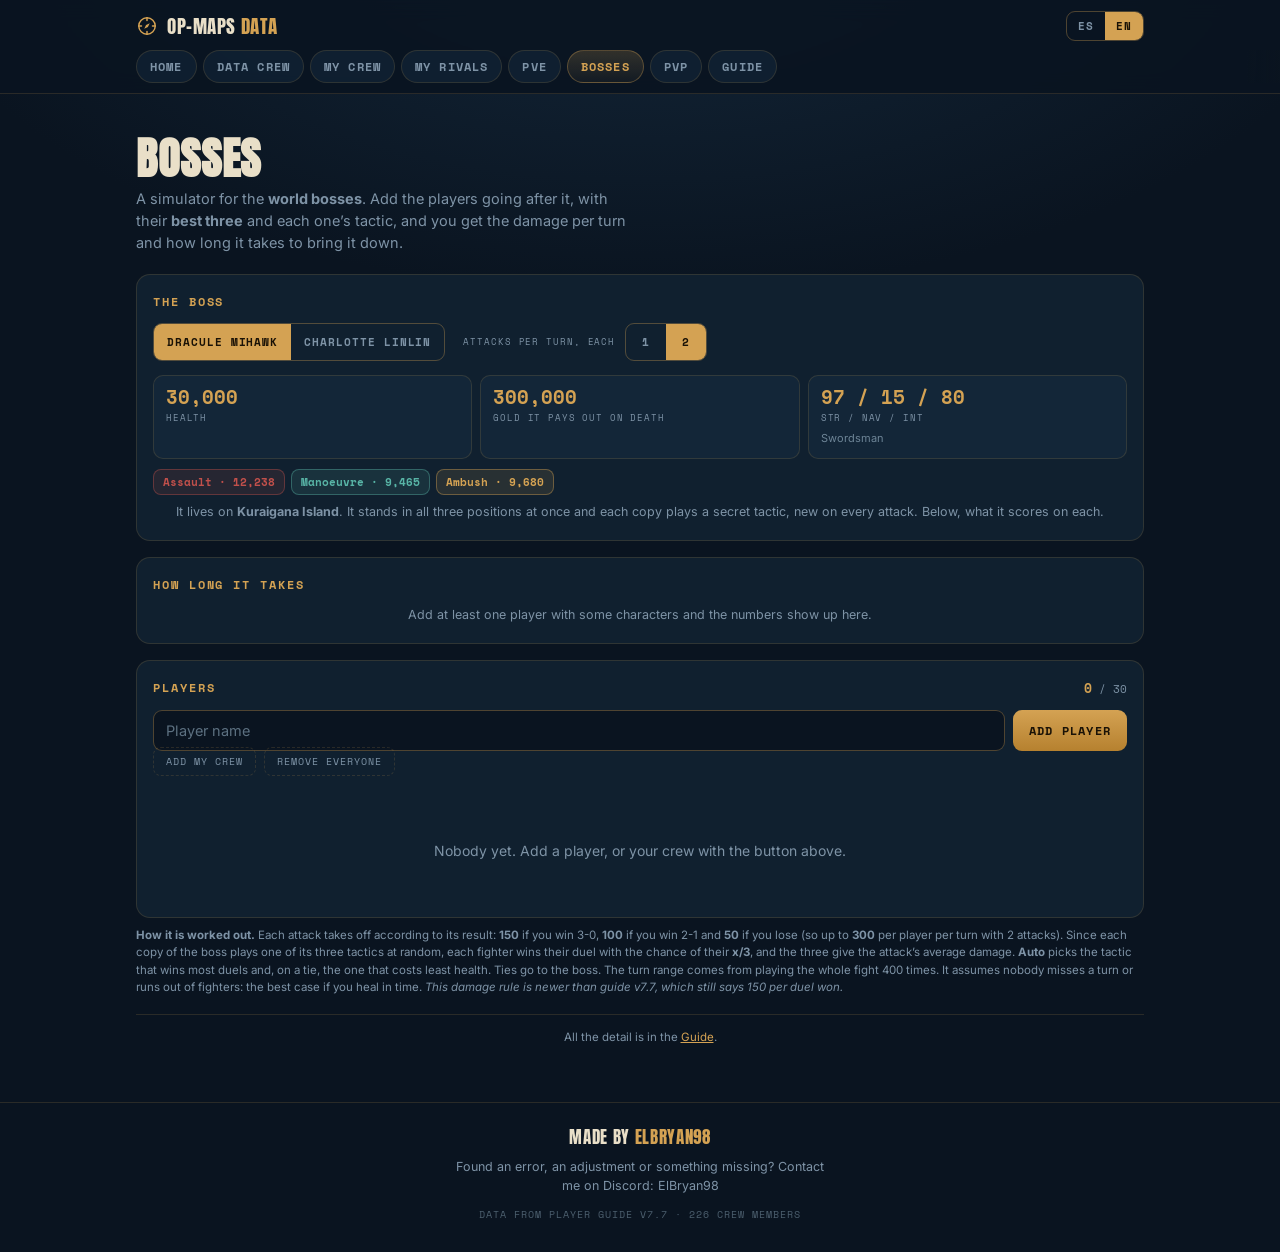
<file: jefes.html>
<!DOCTYPE html>
<html lang="es">
<head>
<meta charset="UTF-8">
<meta name="viewport" content="width=device-width, initial-scale=1.0">
<title>Jefes — OP-MAPS DATA</title>
<meta name="description" content="Simulador de los jefes del mundo de OP-MAPS: junta a varios jugadores con sus tres mejores y su táctica, y mira cuánto daño le hacéis a Mihawk o a Big Mom y cuánto tardáis en tumbarlo.">
<link rel="icon" href="assets/favicon.svg?v=1.13.0" type="image/svg+xml">
<link rel="preconnect" href="https://fonts.googleapis.com">
<link rel="preconnect" href="https://fonts.gstatic.com" crossorigin>
<link href="https://fonts.googleapis.com/css2?family=Anton&family=Inter:wght@400;500;600;700&family=Space+Mono:wght@400;700&display=swap" rel="stylesheet">
<link rel="stylesheet" href="assets/css/style.css?v=1.13.0">
</head>
<body data-page="jefes" data-title-key="title.jefes">

<div id="site-header"></div>

<main>
  <div class="wrap">

    <header class="page-head">
      <h1 data-i18n="nav.jefes">Jefes</h1>
      <p data-i18n-html="jef.lead"></p>
    </header>

    <!-- contra quién: el jefe y cuántos ataques hace cada uno por turno -->
    <section class="panel">
      <h2 data-i18n="jef.boss.t">El jefe</h2>
      <div id="jefeElige"></div>
      <div id="jefeFicha"></div>
    </section>

    <!-- lo que sale de todo: arriba porque es lo que se viene a mirar -->
    <section class="panel">
      <h2 data-i18n="jef.res.t">Cuánto tardáis</h2>
      <div id="resultado"></div>
    </section>

    <!-- los jugadores -->
    <section class="panel">
      <div class="panel-head">
        <h2 data-i18n="jef.pl.t">Jugadores</h2>
        <span class="panel-count" id="jugCount"></span>
      </div>
      <div class="add-row">
        <input type="text" id="jugNombre" maxlength="24" autocomplete="off"
               data-i18n-attr="placeholder:jef.pl.ph; aria-label:jef.pl.ph">
        <button class="btn-add" id="jugAdd" type="button" data-i18n="jef.pl.add">Añadir jugador</button>
      </div>
      <div class="jef-atajos">
        <button class="btn-mini" id="jugMio" type="button" data-i18n="jef.pl.mine">Añadir mi tripulación</button>
        <button class="btn-mini" id="jugVaciar" type="button" data-i18n="jef.pl.clear">Quitar a todos</button>
      </div>
      <p class="hint" id="jugHint"></p>
      <div id="jugadores"></div>
    </section>

    <p class="note" data-i18n-html="jef.how"></p>
    <p class="note ver-guia" data-i18n-html="site.verGuia"></p>
  </div>
</main>

<div id="site-footer"></div>

<!-- nombres para el autocompletado, los rellena jefes.js -->
<datalist id="pjLista"></datalist>

<script src="assets/js/i18n.js?v=1.13.0"></script>
<script src="assets/js/site.js?v=1.13.0"></script>
<script src="assets/js/characters.js?v=1.13.0"></script>
<script src="assets/js/rules.js?v=1.13.0"></script>
<script src="assets/js/crew-store.js?v=1.13.0"></script>
<script src="assets/js/jefes.js?v=1.13.0"></script>
</body>
</html>
</file>
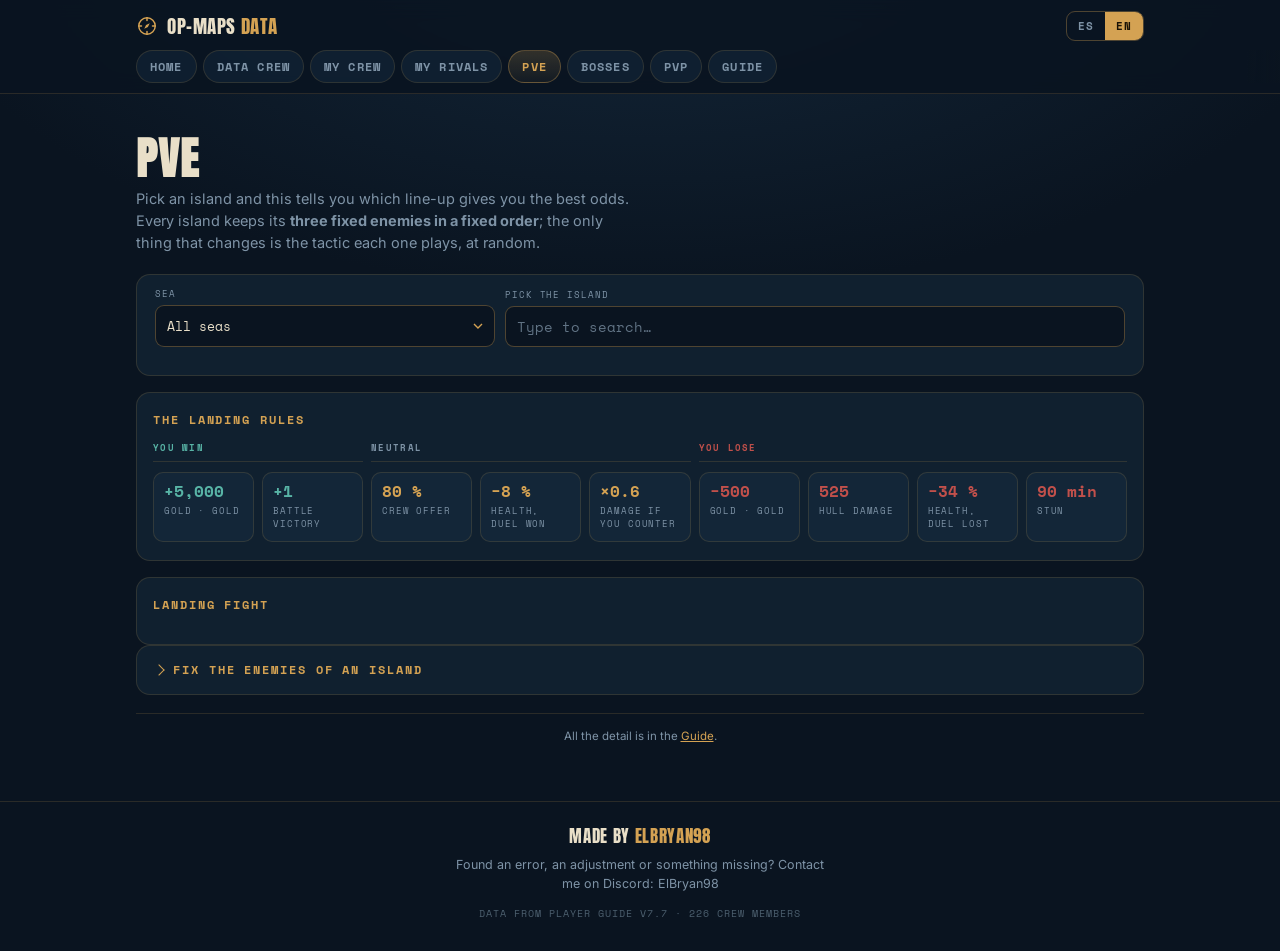
<file: pve.html>
<!DOCTYPE html>
<html lang="es">
<head>
<meta charset="UTF-8">
<meta name="viewport" content="width=device-width, initial-scale=1.0">
<title>PvE — OP-MAPS DATA</title>
<meta name="description" content="El PvE de OP-MAPS: las 158 islas con sus tres enemigos fijos, la probabilidad exacta de ganar en cada una y con qué alineación.">
<link rel="icon" href="assets/favicon.svg?v=1.13.0" type="image/svg+xml">
<link rel="preconnect" href="https://fonts.googleapis.com">
<link rel="preconnect" href="https://fonts.gstatic.com" crossorigin>
<link href="https://fonts.googleapis.com/css2?family=Anton&family=Inter:wght@400;500;600;700&family=Space+Mono:wght@400;700&display=swap" rel="stylesheet">
<link rel="stylesheet" href="assets/css/style.css?v=1.13.0">
</head>
<body data-page="pve" data-title-key="title.pve">

<div id="site-header"></div>

<main>
  <div class="wrap">

    <header class="page-head">
      <h1 data-i18n="nav.pve">PvE</h1>
      <p data-i18n-html="pve.lead"></p>
    </header>

    <!-- elegir isla, en su propio panel y arriba, como el «contra quién»
         del PvP: es lo primero que se hace al llegar aquí -->
    <section class="panel elige">
      <div class="pve-form">
        <label class="campo">
          <span data-i18n="pve.isla.sea">Mar</span>
          <select id="mar" class="isla-select"></select>
        </label>
        <label class="campo campo-ancho">
          <span data-i18n="pve.isla.pick">Elige la isla</span>
          <!-- se escribe para buscar; las opciones las rellena pve.js
               según el mar elegido -->
          <input type="text" id="isla" class="isla-select" list="islasLista"
                 autocomplete="off" spellcheck="false"
                 data-i18n-attr="placeholder:pve.isla.ph">
          <datalist id="islasLista"></datalist>
        </label>
      </div>
      <p class="hint" id="islaHint" hidden></p>
    </section>

    <!-- lo que es igual en toda isla -->
    <section class="panel">
      <h2 data-i18n="pve.fixed">Las reglas del desembarco</h2>
      <div id="fijos"></div>
    </section>

    <!-- el combate concreto de cada isla -->
    <section class="panel">
      <h2 data-i18n="pve.isla.t">Combate al desembarcar</h2>
      <div id="combate"></div>
    </section>

    <!-- corregir a mano los enemigos de una isla, solo en este navegador -->
    <details class="plegable" data-k="ed">
      <summary>
        <h2 data-i18n="pve.ed.t">Corregir los enemigos de una isla</h2>
        <span class="cuenta" id="edCount"></span>
      </summary>
      <div class="plegable-body">
        <p class="parrafo" data-i18n-html="pve.ed.d"></p>
        <div id="editor"></div>
        <datalist id="pjLista"></datalist>
      </div>
    </details>

    <p class="note ver-guia" data-i18n-html="site.verGuia"></p>
  </div>
</main>

<div id="site-footer"></div>

<script src="assets/js/i18n.js?v=1.13.0"></script>
<script src="assets/js/site.js?v=1.13.0"></script>
<script src="assets/js/characters.js?v=1.13.0"></script>
<script src="assets/js/islands.js?v=1.13.0"></script>
<script src="assets/js/islands-store.js?v=1.13.0"></script>
<script src="assets/js/rules.js?v=1.13.0"></script>
<script src="assets/js/crew-store.js?v=1.13.0"></script>
<script src="assets/js/pve.js?v=1.13.0"></script>
</body>
</html>
</file>
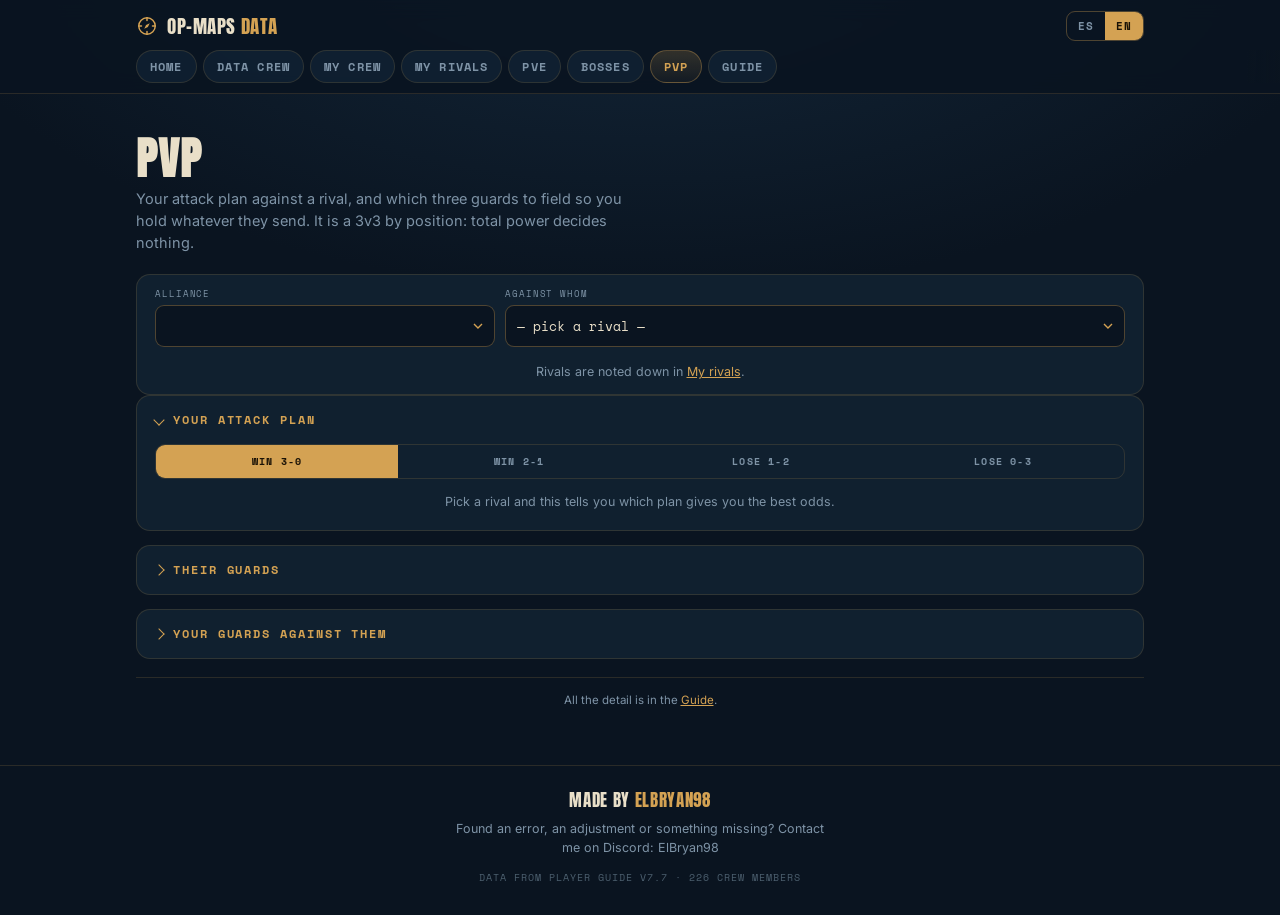
<file: pvp.html>
<!DOCTYPE html>
<html lang="es">
<head>
<meta charset="UTF-8">
<meta name="viewport" content="width=device-width, initial-scale=1.0">
<title>PvP — OP-MAPS DATA</title>
<meta name="description" content="El PvP de OP-MAPS: tu plan de ataque contra las guardias de un rival, y qué tres guardias montar tú para aguantar lo que te mande.">
<link rel="icon" href="assets/favicon.svg?v=1.13.0" type="image/svg+xml">
<link rel="preconnect" href="https://fonts.googleapis.com">
<link rel="preconnect" href="https://fonts.gstatic.com" crossorigin>
<link href="https://fonts.googleapis.com/css2?family=Anton&family=Inter:wght@400;500;600;700&family=Space+Mono:wght@400;700&display=swap" rel="stylesheet">
<link rel="stylesheet" href="assets/css/style.css?v=1.13.0">
</head>
<body data-page="pvp" data-title-key="title.pvp">

<div id="site-header"></div>

<main>
  <div class="wrap">

    <header class="page-head">
      <h1 data-i18n="nav.pvp">PvP</h1>
      <p data-i18n="pvp.lead">El PvP son tres contra tres, posición contra posición: tu primero solo pelea con su primero. El poder total no decide nada.</p>
    </header>

    <!-- la libreta vive en Mis rivales; aquí solo se elige contra quién -->
    <section class="panel elige">
      <div class="pve-form">
        <!-- la alianza sólo aparece si hay alguna etiqueta que elegir -->
        <label class="campo" id="campoAlianza" hidden>
          <span data-i18n="pvp.plan.ali">Alianza</span>
          <select id="planAlianza" class="isla-select"></select>
        </label>
        <label class="campo campo-ancho">
          <span data-i18n="pvp.plan.pick">Contra quién</span>
          <select id="planRival" class="isla-select"></select>
        </label>
      </div>
      <p class="hint" data-i18n-html="pvp.riv.link"></p>
    </section>

    <!-- 2. cómo le ganas -->
    <details class="plegable" data-k="atq" open>
      <summary><h2 data-i18n="pvp.plan.t">Tu plan de ataque</h2></summary>
      <div class="plegable-body">
        <div class="modo-btns" role="group" data-i18n-attr="aria-label:pvp.plan.mode">
          <button type="button" class="modo on" data-modo="g30"
                  data-i18n="pvp.mk.g30">Ganar 3-0</button>
          <button type="button" class="modo" data-modo="g21"
                  data-i18n="pvp.mk.g21">Ganar 2-1</button>
          <button type="button" class="modo" data-modo="p12"
                  data-i18n="pvp.mk.p12">Perder 1-2</button>
          <button type="button" class="modo" data-modo="p03"
                  data-i18n="pvp.mk.p03">Perder 0-3</button>
        </div>
        <div id="resultado"></div>
      </div>
    </details>


    <!-- 3. lo que sabes de él -->
    <details class="plegable" data-k="suyas">
      <summary><h2 data-i18n="pvp.suyas.t">Sus guardias</h2></summary>
      <div class="plegable-body">
        <p class="parrafo" data-i18n-html="pvp.suyas.d"></p>
        <div id="suyas"></div>
      </div>
    </details>

    <!-- 4. cómo te defiendes de él -->
    <details class="plegable" data-k="def">
      <summary><h2 data-i18n="pvp.def.t">Tus guardias contra él</h2></summary>
      <div class="plegable-body">
        <p class="parrafo" data-i18n-html="pvp.def.d"></p>
        <div id="defensa"></div>
      </div>
    </details>


    <p class="note ver-guia" data-i18n-html="site.verGuia"></p>
  </div>
</main>

<div id="site-footer"></div>

<datalist id="db"></datalist>

<script src="assets/js/i18n.js?v=1.13.0"></script>
<script src="assets/js/site.js?v=1.13.0"></script>
<script src="assets/js/characters.js?v=1.13.0"></script>
<script src="assets/js/rules.js?v=1.13.0"></script>
<script src="assets/js/crew-store.js?v=1.13.0"></script>
<script src="assets/js/guards-store.js?v=1.13.0"></script>
<script src="assets/js/rivals-store.js?v=1.13.0"></script>
<script src="assets/js/pvp-model.js?v=1.13.0"></script>
<script src="assets/js/pvp.js?v=1.13.0"></script>
</body>
</html>
</file>
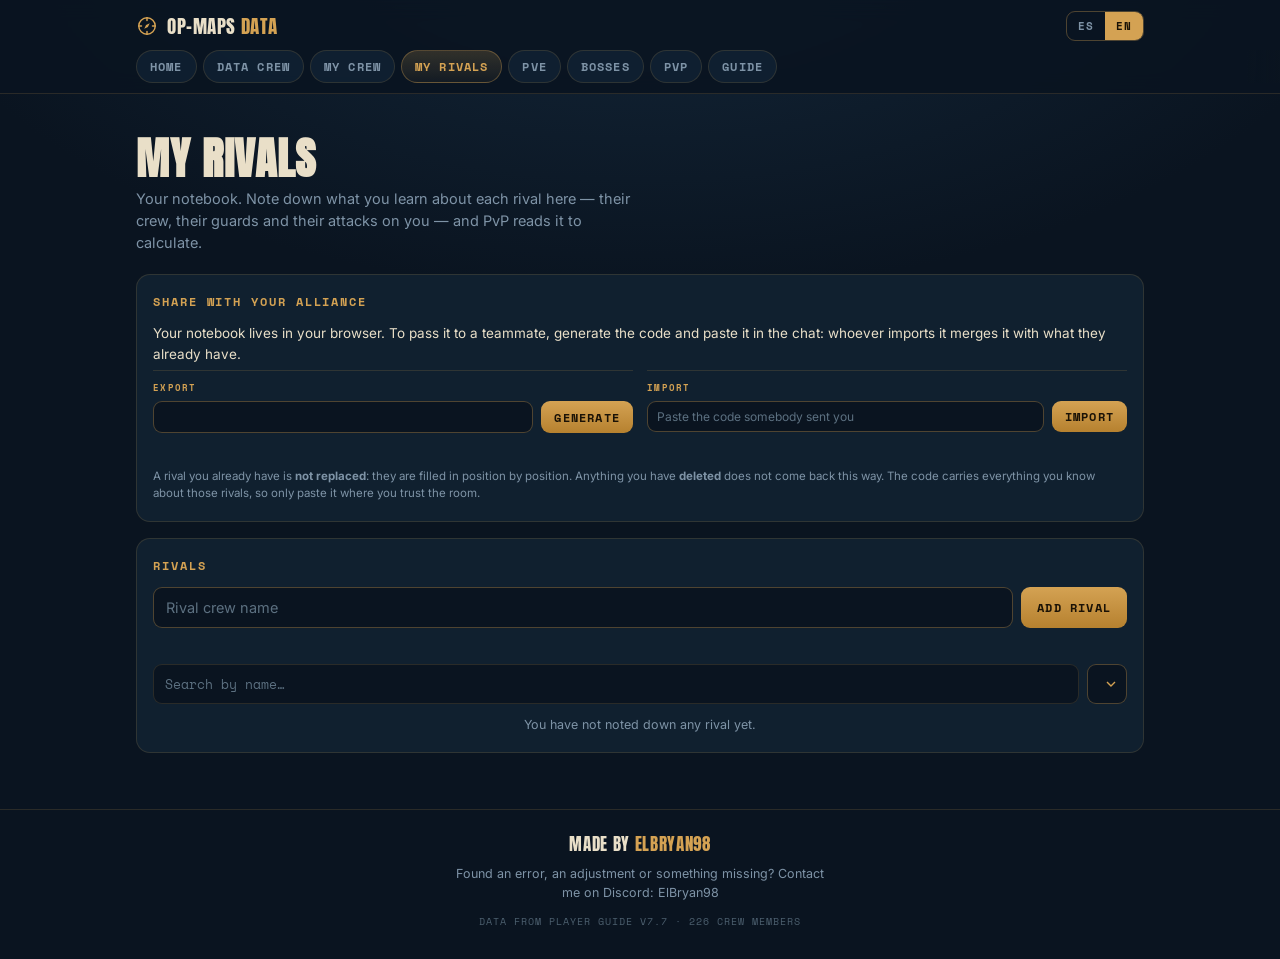
<file: rivals.html>
<!DOCTYPE html>
<html lang="es">
<head>
<meta charset="UTF-8">
<meta name="viewport" content="width=device-width, initial-scale=1.0">
<title>Mis rivales — OP-MAPS DATA</title>
<meta name="description" content="Tu libreta de rivales de OP-MAPS: su tripulación, sus guardias, sus ataques contra ti, y un código para compartirla con tu alianza.">
<link rel="icon" href="assets/favicon.svg?v=1.13.0" type="image/svg+xml">
<link rel="preconnect" href="https://fonts.googleapis.com">
<link rel="preconnect" href="https://fonts.gstatic.com" crossorigin>
<link href="https://fonts.googleapis.com/css2?family=Anton&family=Inter:wght@400;500;600;700&family=Space+Mono:wght@400;700&display=swap" rel="stylesheet">
<link rel="stylesheet" href="assets/css/style.css?v=1.13.0">
</head>
<body data-page="rivals" data-title-key="title.rivals">

<div id="site-header"></div>

<main>
  <div class="wrap">

    <header class="page-head">
      <h1 data-i18n="nav.rivals">Mis rivales</h1>
      <p data-i18n-html="riv.lead"></p>
    </header>

    <!-- compartir: lo primero, que es lo que se viene a hacer con la libreta -->
    <section class="panel">
      <h2 data-i18n="riv.share.t">Compartir con tu alianza</h2>
      <p class="parrafo" data-i18n-html="riv.share.d"></p>

      <div class="compartir">
        <div>
          <h5 class="bloque-tit" data-i18n="riv.share.out">Exportar</h5>
          <div class="add-row chica">
            <input type="text" id="expOut" readonly aria-label="código">
            <button class="btn-add" id="expBtn" data-i18n="riv.share.gen">Generar</button>
          </div>
          <p class="hint" id="expHint"></p>
        </div>
        <div>
          <h5 class="bloque-tit" data-i18n="riv.share.in">Importar</h5>
          <div class="add-row chica">
            <input type="text" id="impIn" autocomplete="off"
                   data-i18n-attr="placeholder:riv.share.ph; aria-label:riv.share.ph">
            <button class="btn-add" id="impBtn" data-i18n="riv.share.do">Importar</button>
          </div>
          <p class="hint" id="impHint"></p>
        </div>
      </div>

      <!-- lo que has borrado no vuelve aunque sincronices, y hay que decirlo -->
      <div class="borrados" id="borrados" hidden>
        <p class="hint" id="borradosHint"></p>
        <button class="btn-x" id="olvidarBtn" data-i18n="riv.borrados.olvidar">Olvidar los borrados</button>
      </div>

      <p class="note" data-i18n-html="riv.share.note"></p>
    </section>

    <!-- alta y libreta -->
    <section class="panel">
      <div class="panel-head">
        <h2 data-i18n="pvp.riv.t">Rivales</h2>
        <span class="panel-count" id="rivCount"></span>
      </div>
      <div class="add-row">
        <input type="text" id="rivalAdd" autocomplete="off"
               data-i18n-attr="placeholder:pvp.riv.ph; aria-label:pvp.riv.ph">
        <button class="btn-add" id="rivalBtn" data-i18n="pvp.riv.add">Añadir rival</button>
      </div>
      <p class="hint" id="rivalHint"></p>

      <!-- buscar y filtrar: aparece solo cuando la libreta ya pesa -->
      <div class="riv-filtros" id="rivFiltros" hidden>
        <input type="search" id="rivBuscar" autocomplete="off"
               data-i18n-attr="placeholder:riv.buscar; aria-label:riv.buscar">
        <select id="rivTag" data-i18n-attr="aria-label:riv.tag.todas"></select>
      </div>
      <p class="note" id="rivTagAyuda" data-i18n-html="riv.tag.ayuda" hidden></p>

      <div id="rivalList"></div>
    </section>

  </div>
</main>

<div id="site-footer"></div>

<datalist id="db"></datalist>
<datalist id="tagsUsados"></datalist>

<script src="assets/js/i18n.js?v=1.13.0"></script>
<script src="assets/js/site.js?v=1.13.0"></script>
<script src="assets/js/characters.js?v=1.13.0"></script>
<script src="assets/js/rules.js?v=1.13.0"></script>
<script src="assets/js/rivals-store.js?v=1.13.0"></script>
<script src="assets/js/rivals.js?v=1.13.0"></script>
</body>
</html>
</file>
<file: assets/css/style.css>
/* ============================================================
   OP-MAPS DATA — hoja de estilo compartida por todas las páginas
   Paleta naval: mar profundo, latón de recompensa, espuma y sangre.
   ============================================================ */

:root{
  --sea:      #0A1420;   /* fondo, mar profundo */
  --hull:     #10202F;   /* superficie de tarjeta (casco) */
  --hull-2:   rgba(24,49,69,.42);  /* superficie elevada, translúcida */
  --brass:    #D4A253;   /* acento dorado (recompensa) */
  --brass-dim:#8a6d38;
  --foam:     #58B4A6;   /* positivo / victoria */
  --blood:    #C1504B;   /* peligro / counter */
  --parch:    #E9DFC8;   /* texto principal (pergamino) */
  --mist:     #7E93A6;   /* texto secundario (bruma) */
  --line:     rgba(212,162,83,0.16);
  --line-str: rgba(212,162,83,0.34);

  --mono:'Space Mono',ui-monospace,SFMono-Regular,monospace;
  --sans:'Inter',system-ui,-apple-system,sans-serif;
  --display:'Anton',Impact,sans-serif;

  --wrap:1040px;
  --radius:14px;
}

*{box-sizing:border-box;margin:0;padding:0}
html{-webkit-text-size-adjust:100%;scroll-behavior:smooth}

body{
  background:
    radial-gradient(1200px 620px at 50% -10%, #14283b 0%, transparent 62%),
    var(--sea);
  background-attachment:fixed;
  color:var(--parch);
  font-family:var(--sans);
  line-height:1.5;
  min-height:100vh;
  display:flex;
  flex-direction:column;
}

a{color:var(--brass)}
:focus-visible{outline:2px solid var(--brass);outline-offset:2px;border-radius:4px}

.wrap{width:100%;max-width:var(--wrap);margin:0 auto;padding:0 16px}

/* ---------- CABECERA COMPARTIDA ---------- */
.site-header{
  position:sticky;top:0;z-index:30;
  background:rgba(10,20,32,.88);
  -webkit-backdrop-filter:blur(10px);
  backdrop-filter:blur(10px);
  border-bottom:0.5px solid var(--line);
}
.hdr-top{
  max-width:var(--wrap);margin:0 auto;padding:11px 16px 9px;
  display:flex;align-items:center;gap:12px;
}
.brand{
  display:flex;align-items:center;gap:9px;
  text-decoration:none;color:var(--parch);
  font-family:var(--display);font-size:19px;letter-spacing:.03em;text-transform:uppercase;
  line-height:1;
}
.brand svg{color:var(--brass);flex:0 0 auto}
.brand .b-dim{color:var(--brass)}

/* selector de idioma */
.lang-switch{
  margin-left:auto;display:flex;
  border:0.5px solid var(--line-str);border-radius:9px;overflow:hidden;
}
.lang-switch button{
  background:none;border:none;cursor:pointer;
  font-family:var(--mono);font-size:11px;font-weight:700;letter-spacing:.08em;
  color:var(--mist);padding:6px 11px;
  transition:background .14s ease,color .14s ease;
}
.lang-switch button:hover{color:var(--parch)}
.lang-switch button.on{background:var(--brass);color:#1a1206}

/* tira de navegación */
.nav-strip{
  max-width:var(--wrap);margin:0 auto;padding:0 16px 10px;
  display:flex;gap:6px;overflow-x:auto;
  scrollbar-width:none;-ms-overflow-style:none;
}
.nav-strip::-webkit-scrollbar{display:none}
/* Degradado a la derecha: avisa de que la tira sigue si no cabe entera. */
.nav-wrap{position:relative}
.nav-wrap::after{
  content:'';position:absolute;top:0;right:0;bottom:10px;width:34px;
  pointer-events:none;
  background:linear-gradient(90deg,transparent,rgba(10,20,32,.92));
}
.nav-strip a{
  flex:0 0 auto;text-decoration:none;
  font-family:var(--mono);font-size:11.5px;font-weight:700;
  letter-spacing:.1em;text-transform:uppercase;
  color:var(--mist);
  background:var(--hull-2);
  border:0.5px solid var(--line);
  border-radius:999px;padding:7px 13px;
  transition:color .14s ease,border-color .14s ease,background .14s ease;
}
.nav-strip a:hover{color:var(--parch);border-color:var(--line-str)}
.nav-strip a.on{
  color:var(--brass);border-color:var(--line-str);
  background:linear-gradient(180deg,rgba(212,162,83,.20),rgba(212,162,83,.05));
}

/* ---------- CONTENIDO ---------- */
main{flex:1 0 auto;padding-bottom:56px}

.eyebrow{
  font-family:var(--mono);font-size:11px;letter-spacing:.28em;
  text-transform:uppercase;color:var(--brass);
}

/* portada */
.hero{text-align:center;padding:46px 0 8px}
.hero-title{
  font-family:var(--display);
  font-size:clamp(44px,13vw,86px);
  line-height:.9;letter-spacing:.01em;text-transform:uppercase;
  margin:12px 0 10px;
}
.hero-title .stroke{-webkit-text-stroke:1.6px var(--brass);color:transparent}
.hero-sub{color:var(--mist);font-size:15px;max-width:48ch;margin:0 auto}
.hero-link{
  display:inline-block;margin-top:14px;
  font-family:var(--mono);font-size:11.5px;letter-spacing:.14em;text-transform:uppercase;
  color:var(--brass);text-decoration:none;
  border-bottom:0.5px solid var(--line-str);padding-bottom:3px;
}
.hero-link:hover{color:var(--parch)}

/* separador con rombo */
.rule{
  display:flex;align-items:center;gap:12px;
  margin:26px auto 6px;max-width:520px;color:var(--brass-dim);
}
.rule::before,.rule::after{
  content:'';flex:1;height:1px;
  background:linear-gradient(90deg,transparent,var(--line-str),transparent);
}
.rule span{font-size:9px}

/* tira de cifras */
.stats-strip{
  display:grid;grid-template-columns:repeat(4,1fr);
  gap:8px;margin:20px 0 6px;
}
.stat-cell{
  background:var(--hull);border:0.5px solid var(--line);border-radius:11px;
  padding:12px 8px;text-align:center;
}
.stat-cell b{
  display:block;font-family:var(--display);font-size:26px;
  color:var(--brass);line-height:1;letter-spacing:.02em;
}
.stat-cell span{
  display:block;margin-top:5px;
  font-family:var(--mono);font-size:9.5px;letter-spacing:.1em;
  text-transform:uppercase;color:var(--mist);
}
@media (max-width:560px){
  .stats-strip{grid-template-columns:repeat(2,minmax(0,1fr))}
}

/* ---------- REJILLA DE MENÚS ---------- */
.menu-grid{
  display:grid;gap:12px;margin-top:22px;
  grid-template-columns:repeat(auto-fit,minmax(268px,1fr));
}
.menu-card{
  display:flex;gap:14px;align-items:flex-start;
  text-decoration:none;color:inherit;
  background:
    linear-gradient(180deg, rgba(212,162,83,0.055), transparent 58%),
    var(--hull);
  border:0.5px solid var(--line);
  border-radius:var(--radius);
  padding:17px 16px;
  transition:transform .14s ease,border-color .14s ease,box-shadow .14s ease;
}
.menu-card:hover{
  transform:translateY(-2px);
  border-color:var(--line-str);
  box-shadow:0 10px 26px -18px rgba(212,162,83,.55);
}
.menu-card:active{transform:translateY(0)}
.menu-card .ico{
  flex:0 0 44px;width:44px;height:44px;
  display:grid;place-items:center;border-radius:11px;
  background:var(--hull-2);border:0.5px solid var(--line);
  color:var(--brass);
}
.menu-card .body{flex:1;min-width:0}
.menu-card .num{
  font-family:var(--mono);font-size:9.5px;letter-spacing:.2em;color:var(--brass-dim);
}
.menu-card h2{
  font-family:var(--display);font-size:21px;letter-spacing:.02em;
  text-transform:uppercase;margin:3px 0 6px;line-height:1.05;
}
.menu-card p{color:var(--mist);font-size:13.5px;line-height:1.45}
.menu-card .go{
  align-self:center;color:var(--brass-dim);flex:0 0 auto;
  transition:transform .14s ease,color .14s ease;
}
.menu-card:hover .go{color:var(--brass);transform:translateX(3px)}

/* ---------- PÁGINAS INTERIORES ---------- */
.page-head{padding:34px 0 4px}
.page-head h1{
  font-family:var(--display);font-size:clamp(30px,8vw,44px);
  text-transform:uppercase;letter-spacing:.02em;line-height:1;margin:8px 0 8px;
}
.page-head p{color:var(--mist);font-size:14.5px;max-width:56ch}

.panel{
  background:var(--hull);
  border:0.5px solid var(--line);
  border-radius:var(--radius);
  padding:18px 16px;
  margin-top:16px;
}
.panel h2{
  font-family:var(--mono);font-weight:700;font-size:12px;
  letter-spacing:.16em;text-transform:uppercase;color:var(--brass);
  margin-bottom:12px;
}
/* El rombo es solo para las listas con viñeta; las numeradas ya traen
   su propio número y no deben heredarlo. */
.panel ul{list-style:none;display:flex;flex-direction:column;gap:9px}
.panel ul li{
  color:var(--mist);font-size:14px;padding-left:18px;position:relative;
}
.panel ul li::before{
  content:'◆';position:absolute;left:0;top:0;
  color:var(--brass-dim);font-size:9px;line-height:1.7;
}
.panel li b{color:var(--parch);font-weight:600}

.tag{
  display:inline-block;
  font-family:var(--mono);font-size:10px;font-weight:700;
  letter-spacing:.14em;text-transform:uppercase;
  padding:5px 10px;border-radius:999px;
  background:var(--hull-2);border:0.5px solid var(--line-str);color:var(--brass);
}

.back-link{
  display:inline-block;margin-top:20px;
  font-family:var(--mono);font-size:11.5px;letter-spacing:.1em;
  text-transform:uppercase;color:var(--mist);text-decoration:none;
}
.back-link:hover{color:var(--brass)}

/* ============================================================
   PÁGINA DATA — buscador, filtros y fichas de personaje
   ============================================================ */
.data-col{max-width:720px;margin:0 auto}

.toolbar{display:flex;flex-wrap:wrap;gap:8px;margin-top:18px;align-items:center}
.toolbar .grow{flex:1 1 200px;min-width:0}

input[type=search],
.toolbar select{
  width:100%;
  background:var(--sea);
  border:0.5px solid var(--line-str);
  border-radius:9px;
  color:var(--parch);
  padding:10px 12px;
}
input[type=search]{font-family:var(--sans);font-size:14.5px}
input[type=search]::placeholder{color:#5c7080}
.toolbar select{
  font-family:var(--mono);font-size:11.5px;letter-spacing:.04em;
  -webkit-appearance:none;appearance:none;cursor:pointer;
  padding-right:30px;
  background-image:url("data:image/svg+xml;utf8,<svg xmlns='http://www.w3.org/2000/svg' width='10' height='6' viewBox='0 0 10 6' fill='none' stroke='%23D4A253' stroke-width='1.4'><path d='M1 1l4 4 4-4'/></svg>");
  background-repeat:no-repeat;background-position:right 11px center;
}
.toolbar select option{background:var(--hull);color:var(--parch)}
input[type=search]:focus,.toolbar select:focus{outline:2px solid var(--brass);outline-offset:-1px;border-color:transparent}

.chip-btn{
  flex:0 0 auto;
  font-family:var(--mono);font-size:10.5px;font-weight:700;
  letter-spacing:.09em;text-transform:uppercase;
  color:var(--mist);background:var(--hull-2);
  border:0.5px solid var(--line);border-radius:999px;
  padding:10px 14px;cursor:pointer;
  transition:color .14s ease,border-color .14s ease,background .14s ease;
}
.chip-btn:hover{color:var(--parch)}
.chip-btn.on{
  color:var(--brass);border-color:var(--line-str);
  background:linear-gradient(180deg,rgba(212,162,83,.20),rgba(212,162,83,.05));
}

/* interruptor lista / álbum */
.seg-ctrl{
  display:flex;flex:0 0 auto;
  border:0.5px solid var(--line-str);border-radius:9px;overflow:hidden;
}
.seg-ctrl button{
  background:none;border:none;cursor:pointer;
  font-family:var(--mono);font-size:10.5px;font-weight:700;
  letter-spacing:.09em;text-transform:uppercase;
  color:var(--mist);padding:10px 13px;
  transition:background .14s ease,color .14s ease;
}
.seg-ctrl button:hover{color:var(--parch)}
.seg-ctrl button.on{background:var(--brass);color:#1a1206}

.count-line{
  font-family:var(--mono);font-size:10.5px;letter-spacing:.14em;
  text-transform:uppercase;color:var(--mist);
  margin:18px 0 10px;text-align:center;
}
.count-line b{color:var(--brass);font-size:13px;letter-spacing:0}

/* ---------- VISTA ÁLBUM ---------- */
/* En álbum la columna se ensancha un poco: lo justo para que los tres
   cromos de la fila tengan un tamaño de carta, no de cartel. */
.data-col.es-album{max-width:820px}

/* Cada capítulo es una página del libro. */
.pagina{
  background:
    linear-gradient(180deg, rgba(212,162,83,0.05), transparent 40%),
    var(--hull);
  border:0.5px solid var(--line);
  border-radius:16px;
  padding:16px 14px 18px;
  margin-bottom:14px;
}
.pagina-cab{
  display:flex;align-items:baseline;justify-content:space-between;
  gap:10px;margin-bottom:14px;
  border-bottom:0.5px solid var(--line);padding-bottom:10px;
}
.pagina-cab h2{
  font-family:var(--display);font-size:19px;letter-spacing:.02em;
  text-transform:uppercase;color:var(--parch);line-height:1.05;
}
.pagina-cab .cuenta{
  font-family:var(--mono);font-size:11px;color:var(--brass);white-space:nowrap;
}

/* La página del álbum es 3×3 como en el juego, y 2×3 en móvil.
   La fila tiene altura fija para que TODAS las hojas midan lo mismo, tengan
   cromos largos, cortos o huecos. El minmax deja crecer solo a la fila de
   la ficha desplegada, que sí necesita su sitio. */
.cromos{
  display:grid;gap:9px;
  grid-template-columns:repeat(3,1fr);
  grid-auto-rows:minmax(170px,auto);
}
@media (max-width:640px){
  .cromos{
    grid-template-columns:repeat(2,minmax(0,1fr));
    grid-auto-rows:minmax(142px,auto);
  }
}

/* índice del libro: un botón por capítulo, con su nombre en el título */
.cap-strip{
  display:flex;gap:6px;overflow-x:auto;
  padding:2px 2px 12px;
  scrollbar-width:none;-ms-overflow-style:none;
}
.cap-strip::-webkit-scrollbar{display:none}
.cap-chip{
  flex:0 0 auto;width:28px;height:28px;
  display:grid;place-items:center;
  background:var(--hull-2);border:0.5px solid var(--line);
  border-radius:8px;cursor:pointer;
  font-family:var(--mono);font-size:11px;color:var(--mist);
  transition:color .14s ease,border-color .14s ease,background .14s ease;
}
.cap-chip:hover{color:var(--parch);border-color:var(--line-str)}
.cap-chip.on{
  color:var(--brass);border-color:var(--line-str);font-weight:700;
  background:linear-gradient(180deg,rgba(212,162,83,.20),rgba(212,162,83,.05));
}

/* pasar página */
.pag{
  display:flex;align-items:center;justify-content:center;gap:14px;
  margin-top:14px;padding-top:12px;
  border-top:0.5px solid var(--line);
}
.pag-num{
  font-family:var(--mono);font-size:10.5px;letter-spacing:.12em;
  text-transform:uppercase;color:var(--mist);
}
.pag-btn{
  width:30px;height:30px;flex:0 0 30px;
  display:grid;place-items:center;
  background:var(--hull-2);border:0.5px solid var(--line);
  border-radius:8px;cursor:pointer;
  color:var(--brass);font-family:var(--mono);font-size:16px;line-height:1;
  transition:border-color .14s ease,color .14s ease;
}
.pag-btn:hover:not(:disabled){border-color:var(--line-str);color:var(--parch)}
.pag-btn:disabled{color:#3a4b58;cursor:not-allowed}

.cromo{
  background:var(--hull-2);
  border:0.5px solid var(--line);
  border-radius:10px;
  overflow:hidden;   /* un nombre larguísimo no estira la fila */
  transition:border-color .14s ease, transform .14s ease;
}
.cromo:hover{border-color:var(--line-str);transform:translateY(-2px)}
.cromo.is-open{border-color:var(--line-str)}

/* Hueco de la hoja: la página siempre mide lo mismo, aunque el capítulo
   se acabe a media página. La altura se la da la fila. */
.cromo.vacio{
  background:transparent;border-style:dashed;opacity:.45;
  pointer-events:none;
}
.cromo.vacio:hover{transform:none;border-color:var(--line)}
/* El cromo va centrado: nombre, rol y stats en el medio de la carta, y el
   número clavado arriba a la izquierda. Así una carta con nombre de dos
   líneas y otra de una se ven igual de equilibradas. */
.cromo-btn{
  display:flex;flex-direction:column;justify-content:center;
  width:100%;height:100%;text-align:center;position:relative;
  background:none;border:none;cursor:pointer;color:inherit;font:inherit;
  padding:24px 10px 12px;
}
.cromo .num{
  position:absolute;top:9px;left:10px;
  font-family:var(--mono);font-size:9px;
  letter-spacing:.08em;color:#4c5f6e;
}
/* Los nombres kilométricos se cortan a dos líneas en vez de estirar la
   carta (Saint Ethanbaron V. Nusjuro y compañía). */
.cromo .nom{
  display:-webkit-box;-webkit-line-clamp:2;-webkit-box-orient:vertical;
  overflow:hidden;
  font-weight:600;font-size:15px;color:var(--parch);
  line-height:1.25;margin:4px 0 3px;
}
.cromo-btn:hover .nom{color:var(--brass)}
.cromo .rol{
  display:block;font-family:var(--mono);font-size:9.5px;letter-spacing:.1em;
  text-transform:uppercase;color:var(--mist);margin-bottom:10px;
}

/* Stats del cromo: apiladas y en miniatura. Reusa .segs y .seg de arriba,
   solo cambian las medidas. */
/* Las tres filas miden lo mismo, así que centrarlas una a una las deja
   centradas en el cromo y alineadas entre ellas. */
.mini{
  --seg-w:7px;--seg-h:10px;--seg-gap:2.5px;
  display:flex;flex-direction:column;align-items:center;gap:5px;
}
.mini .fila{display:flex;align-items:center;gap:6px}
.mini i{
  font-style:normal;font-family:var(--mono);font-size:10px;
  letter-spacing:.08em;color:var(--mist);width:22px;
}
.mini b{
  font-family:var(--mono);font-size:12.5px;color:var(--parch);
  width:24px;text-align:right;
}

/* En móvil solo caben dos cromos por fila, así que el texto y los tramos
   vuelven al tamaño pequeño para que la carta no reviente. */
@media (max-width:640px){
  .cromo .nom{font-size:13px}
  .cromo .rol{font-size:8.5px;margin-bottom:8px}
  .mini{--seg-w:4px;--seg-h:6px;--seg-gap:1.5px;gap:4px}
  .mini .fila{gap:5px}
  .mini i{font-size:8.5px;width:20px}
  .mini b{font-size:10px;width:20px}
}

/* La ficha abierta ocupa toda la fila de la rejilla. */
.cromo-detail{grid-column:1 / -1}
.cromo-detail .ch-detail{
  border:0.5px solid var(--line-str);border-radius:10px;
  background:rgba(0,0,0,.2);
}

/* ---------- fila de personaje ---------- */
.ch{
  background:var(--hull);
  border:0.5px solid var(--line);
  border-radius:12px;
  margin-bottom:8px;
  overflow:hidden;
}
.ch.is-open{border-color:var(--line-str)}

.ch-head{
  width:100%;display:flex;align-items:center;gap:11px;
  background:none;border:none;cursor:pointer;color:inherit;
  padding:12px 13px 9px;text-align:left;font:inherit;
}
.ch-head:hover .ch-name{color:var(--brass)}
/* El número de álbum, el identificador oficial de cada personaje, con la
   marca de lector debajo. Ancho fijo para que todos los nombres empiecen
   a la misma altura, lleven marca o no. */
.ch-idx{
  flex:0 0 32px;width:32px;text-align:right;
  font-family:var(--mono);font-size:10.5px;color:#4c5f6e;letter-spacing:.02em;
}

/* la marca de lector de poneglifos, a la derecha del nombre */
.rd-badge{
  display:inline-block;white-space:nowrap;vertical-align:1px;
  font-family:var(--mono);font-size:8px;font-weight:700;
  letter-spacing:.06em;text-transform:uppercase;color:var(--foam);
  border:0.5px solid rgba(88,180,166,.42);
  border-radius:999px;padding:2px 6px;margin-left:3px;
}
.ch-id{flex:1;min-width:0}
.ch-name{
  display:block;font-weight:600;font-size:15px;color:var(--parch);
  overflow:hidden;text-overflow:ellipsis;white-space:nowrap;
  transition:color .12s ease;
}
.ch-role{
  display:block;margin-top:2px;
  font-family:var(--mono);font-size:9.5px;letter-spacing:.1em;
  text-transform:uppercase;color:var(--mist);
}
.ch-metric{flex:0 0 auto;text-align:right}
.ch-metric b{
  display:block;font-family:var(--mono);font-weight:700;
  font-size:16px;color:var(--brass);line-height:1;
}
.ch-metric i{
  display:block;margin-top:4px;font-style:normal;
  font-family:var(--mono);font-size:8.5px;letter-spacing:.1em;
  text-transform:uppercase;color:var(--mist);
}

/* Stats: diez tramos por stat, uno por cada 10 puntos, centrados.
   En pantalla estrecha no encogen: se apilan en tres líneas, y como los
   tres bloques miden lo mismo quedan alineados uno debajo de otro. */
.ch-bars{
  --seg-w:7px;      /* ancho de cada tramo */
  --seg-h:10px;     /* alto de cada tramo */
  --seg-gap:2.5px;  /* separación entre tramos */
  display:flex;justify-content:center;flex-wrap:wrap;
  gap:7px 17px;padding:0 13px 12px;
}
.sb{display:flex;align-items:center;gap:7px}
.sb i{
  font-style:normal;font-family:var(--mono);font-size:10px;
  letter-spacing:.1em;color:var(--mist);
}
.sb b{
  font-family:var(--mono);font-size:12.5px;color:var(--parch);
  min-width:24px;text-align:right;
}
.segs{display:flex;gap:var(--seg-gap)}
.seg{
  width:var(--seg-w);height:var(--seg-h);
  border-radius:1px;background:rgba(233,223,200,.09);
}
.seg.f{background:var(--blood)}
.seg.v{background:var(--foam)}
.seg.i{background:var(--brass)}

/* ---------- ficha desplegada ---------- */
.ch-detail{
  border-top:0.5px solid var(--line);
  background:rgba(0,0,0,.16);
  padding:14px 13px;
  display:flex;flex-direction:column;gap:16px;
}
.kv{display:grid;grid-template-columns:repeat(auto-fit,minmax(102px,1fr));gap:7px}
.kv>div{
  background:var(--hull-2);border:0.5px solid var(--line);
  border-radius:9px;padding:9px 10px;
}
.kv b{display:block;font-family:var(--mono);font-size:14px;color:var(--parch);line-height:1.1}
.kv span{
  display:block;margin-top:4px;
  font-family:var(--mono);font-size:8px;letter-spacing:.09em;
  text-transform:uppercase;color:var(--mist);
}

.sc-block h3,.role-note h3{
  font-family:var(--mono);font-size:10px;letter-spacing:.16em;
  text-transform:uppercase;color:var(--brass);margin-bottom:10px;
}
.sc-row{display:flex;align-items:center;gap:10px;margin-bottom:7px}
.sc-name{
  flex:0 0 118px;width:118px;
  font-family:var(--mono);font-size:10.5px;color:var(--mist);
}
.sc-name em{font-style:normal;color:var(--foam);font-size:9px}
.sc-track{
  flex:1;height:5px;border-radius:3px;
  background:rgba(233,223,200,.07);overflow:hidden;
}
.sc-fill{
  display:block;height:100%;border-radius:3px;
  background:linear-gradient(90deg,var(--brass-dim),var(--brass));
}
.sc-val{
  flex:0 0 88px;width:88px;text-align:right;
  font-family:var(--mono);font-size:11.5px;color:var(--parch);
}
.sc-val i{
  font-style:normal;font-size:8.5px;color:var(--brass);
  text-transform:uppercase;letter-spacing:.08em;
}
.sc-best .sc-name{color:var(--parch)}

.role-note p{color:var(--parch);font-size:13.5px;line-height:1.5}
.note{color:var(--mist);font-size:11.5px;line-height:1.5;margin-top:9px}

.empty{text-align:center;color:var(--mist);font-size:14px;padding:38px 12px}

/* "Mostrar más": la lista arranca corta y va creciendo a golpe de botón */
.btn-mas{
  display:flex;flex-direction:column;align-items:center;gap:3px;
  width:100%;margin-top:6px;padding:13px;
  background:var(--hull);border:0.5px dashed var(--line-str);
  border-radius:12px;cursor:pointer;
  transition:border-color .14s ease,background .14s ease;
}
.btn-mas:hover{border-style:solid;background:var(--hull-2)}
.btn-mas span{
  font-family:var(--mono);font-size:11.5px;font-weight:700;
  letter-spacing:.12em;text-transform:uppercase;color:var(--brass);
}
.btn-mas i{
  font-style:normal;font-family:var(--mono);font-size:10px;
  letter-spacing:.08em;color:var(--mist);
}

@media (max-width:420px){
  .sc-name{flex:0 0 96px;width:96px}
  .sc-val{flex:0 0 74px;width:74px}
}

/* ============================================================
   PÁGINA MI TRIPULACIÓN
   ============================================================ */
/* Arriba, dos columnas: quién va a bordo y qué te da cada rol.
   Debajo, a lo ancho, el resumen de toda la tripulación. */
.crew-cols{
  display:grid;gap:14px;align-items:start;
  grid-template-columns:minmax(0,1fr) minmax(0,1.12fr);
  margin-top:18px;
}
@media (max-width:820px){
  .crew-cols{grid-template-columns:minmax(0,1fr)}
}

.panel-head{
  display:flex;align-items:center;gap:10px;
  margin-bottom:12px;
}
.panel-head h2{margin-bottom:0}
.panel-count{
  margin-left:auto;
  font-family:var(--mono);font-size:11px;color:var(--mist);white-space:nowrap;
}
.panel-count b{color:var(--brass);font-size:13px}

/* Cabecera de las columnas de puntuación: cada táctica ordena la lista
   por ella, de mayor a menor. */
.lista-cab{
  display:flex;align-items:center;gap:8px;
  padding:2px 4px 8px;margin-bottom:2px;
  border-bottom:0.5px solid var(--line);
}
.lc-hueco{flex:1;min-width:0}
.lc-rm{flex:0 0 21px}

/* Cada táctica es un botón, del mismo dorado que "Añadir", para que se
   vea que se puede pulsar. El que está ordenando va a plena luz. */
.tri-sort{
  flex:0 0 74px;width:74px;
  background:linear-gradient(180deg,var(--brass),#b6812f);
  border:none;border-radius:7px;cursor:pointer;
  color:#1a1206;
  font-family:var(--mono);font-size:9.5px;font-weight:700;
  letter-spacing:.06em;padding:6px 4px;
  filter:brightness(.8);
  transition:filter .14s ease;
}
.tri-sort:hover{filter:brightness(1)}
.tri-sort.on{filter:brightness(1.06)}
.tri-sort .corta{display:none}
/* la flechita avisa de que la columna se puede ordenar */
.tri-sort i{
  font-style:normal;font-size:11px;margin-left:4px;
  vertical-align:-1px;
  opacity:.5;transition:opacity .14s ease;
}
.tri-sort:hover i{opacity:.85}
.tri-sort.on i{opacity:1}

/* en pantalla estrecha no caben los nombres enteros */
@media (max-width:640px){
  .tri-sort{flex-basis:52px;width:52px;font-size:9px;letter-spacing:.08em}
  .tri-sort .larga{display:none}
  .tri-sort .corta{display:inline}
}

.add-row{display:flex;gap:8px}
.add-row input{
  flex:1;min-width:0;
  background:var(--sea);
  border:0.5px solid var(--line-str);
  border-radius:9px;color:var(--parch);
  font-family:var(--sans);font-size:14.5px;padding:11px 12px;
}
.add-row input::placeholder{color:#5c7080}
.add-row input:focus{outline:2px solid var(--brass);outline-offset:-1px;border-color:transparent}
.add-row input:disabled{opacity:.5;cursor:not-allowed}
.btn-add{
  flex:0 0 auto;
  background:linear-gradient(180deg,var(--brass),#b6812f);
  border:none;border-radius:9px;cursor:pointer;
  font-family:var(--mono);font-weight:700;font-size:12px;
  letter-spacing:.1em;text-transform:uppercase;color:#1a1206;
  padding:11px 16px;
  transition:filter .14s ease;
}
.btn-add:hover:not(:disabled){filter:brightness(1.08)}
.btn-add:disabled{background:var(--hull-2);color:#4c5f6e;cursor:not-allowed}

.hint{
  color:var(--mist);font-size:12.5px;text-align:center;
  min-height:18px;margin-top:8px;
}
.hint.err{color:var(--blood)}

/* Lo fijo del PvE, en tres columnas: pierdes | ni una ni otra | ganas */
/* Las siete cifras fijas en una sola fila: primero lo que se gana, luego
   lo neutral y al final lo que se pierde. Las cabeceras van encima,
   estirándose por encima de las cajas de su grupo. */
/* Sin align-items:start, las cajas de una misma fila se estiran hasta la
   más alta y quedan todas del mismo tamaño, aunque su etiqueta ocupe
   una línea o dos. */
.fila-fija{
  display:grid;gap:8px;
  grid-template-columns:repeat(9,1fr);
}
.fila-fija h4{align-self:end}
.fila-fija h4{
  font-family:var(--mono);font-size:9px;letter-spacing:.14em;
  text-transform:uppercase;color:var(--mist);
  padding-bottom:6px;margin-bottom:2px;
  border-bottom:0.5px solid var(--line);
}
.fila-fija h4.gana{color:var(--foam)}
.fila-fija h4.pierde{color:var(--blood)}
.fila-fija .kpi-box.gana b{color:var(--foam)}
.fila-fija .kpi-box.pierde b{color:var(--blood)}
.fila-fija .kpi-box b{font-size:16px}
.fila-fija .kpi-box{padding:10px}

/* en pantalla estrecha no caben nueve: dos por fila y cabeceras enteras */
@media (max-width:900px){
  .fila-fija{grid-template-columns:repeat(2,minmax(0,1fr))}
  .fila-fija h4{grid-column:1 / -1 !important}
}

/* cifras del resumen */
.kpi{display:grid;grid-template-columns:repeat(auto-fit,minmax(148px,1fr));gap:8px}
.kpi-box{
  background:var(--hull-2);border:0.5px solid var(--line);
  border-radius:10px;padding:11px 12px;
}
.kpi-box b{
  display:block;font-family:var(--mono);font-size:19px;
  color:var(--brass);line-height:1.1;
}
.kpi-box span{
  display:block;margin-top:5px;
  font-family:var(--mono);font-size:8.5px;letter-spacing:.1em;
  text-transform:uppercase;color:var(--mist);
}
.kpi-box em{
  display:block;margin-top:6px;font-style:normal;
  font-size:11px;line-height:1.4;color:#6d8496;
}

/* bonus de rol */
.rol-grid{display:flex;flex-direction:column;gap:2px}
.rol-fila{
  display:flex;align-items:flex-start;gap:11px;
  padding:10px 4px;border-top:0.5px solid var(--line);
}
.rol-fila:first-child{border-top:none}
.rol-marca{
  flex:0 0 18px;text-align:center;
  font-family:var(--mono);font-size:13px;color:#3a4b58;line-height:1.3;
}
.rol-fila.on .rol-marca{color:var(--foam)}
.rol-txt{flex:1;min-width:0}
.rol-txt b{
  display:block;font-family:var(--mono);font-size:11px;font-weight:700;
  letter-spacing:.1em;text-transform:uppercase;color:#5f7385;
}
.rol-fila.on .rol-txt b{color:var(--brass)}
.rol-txt span{
  display:block;margin-top:3px;font-size:12.5px;line-height:1.45;color:var(--mist);
}
.rol-fila.on .rol-txt span{color:var(--parch)}
.rol-quien{
  flex:0 0 auto;max-width:34%;text-align:right;
  font-size:12px;color:var(--mist);
}
.rol-fila.on .rol-quien{color:var(--foam)}

/* La fila del tripulante: nombre, rol y su mejor puntuación, en pequeño.
   Se separan con una línea, igual que las de bonus de rol, en vez de ser
   cada una una tarjeta con su propio borde. */
.ch.simple{
  background:none;border:none;border-radius:0;margin-bottom:0;
}
.ch.simple + .ch.simple{border-top:0.5px solid var(--line)}
.ch.simple .ch-head{padding:10px 4px;gap:8px}
/* el nombre con su marca de lector arriba y, debajo, el rol */
.ch.simple .ch-name{font-size:13px}
/* Con el puesto a la izquierda el nombre tiene menos sitio: mejor que baje
   a una segunda línea que cortarlo en «Drac…». */
.ch.simple .ch-head.static .ch-name{
  white-space:normal;line-height:1.2;
  display:-webkit-box;-webkit-line-clamp:2;-webkit-box-orient:vertical;
}
.ch.simple .ch-sub{
  display:flex;align-items:center;gap:7px;
  margin-top:2px;min-width:0;
}
.ch.simple .ch-role{font-size:8px;margin-top:0}
/* Su puesto entre todos los del juego en su táctica más fuerte, a la
   izquierda del nombre, del color de esa táctica. Ancho fijo para que los
   nombres empiecen todos a la misma altura, sea el 1 o el 187. */
.ch-rank,.lc-rank{flex:0 0 30px;width:30px;text-align:center}
.ch-rank{display:flex;flex-direction:column;align-items:center;line-height:1}
.ch-rank b{font-family:var(--mono);font-size:13px;font-weight:700}
.ch-rank i{
  font-style:normal;font-family:var(--mono);font-size:7px;
  letter-spacing:.08em;color:var(--mist);margin-top:3px;
}
.ch-rank.f b{color:var(--blood)}
.ch-rank.v b{color:var(--foam)}
.ch-rank.i b{color:var(--brass)}
.lc-rank{font-family:var(--mono);font-size:10px;color:var(--mist)}
.ch.simple .rd-badge{font-size:7px;padding:1px 5px;margin-left:4px}
/* Las tres puntuaciones de la fila, cada una del color de la stat con la
   que puntúa esa táctica, igual que las barras de Data Crew. La etiqueta
   va arriba, en la cabecera. */
.ch-tri{display:flex;gap:8px;flex:0 0 auto}
.tri{
  display:flex;justify-content:center;align-items:center;
  flex:0 0 74px;width:74px;
}
.tri b{font-family:var(--mono);font-size:11.5px;line-height:1.1}
.tri.f b{color:var(--blood)}
.tri.v b{color:var(--foam)}
.tri.i b{color:var(--brass)}
@media (max-width:640px){
  .tri{flex-basis:52px;width:52px}
}

/* el que sobra cuando llevas uno de más */
.ch.simple.sobra{
  background:rgba(193,80,75,.08);
  border-radius:8px;
}

.tag-rojo{
  flex:0 0 auto;
  font-family:var(--mono);font-size:7px;font-weight:700;
  letter-spacing:.1em;text-transform:uppercase;
  color:var(--blood);border:0.5px solid rgba(193,80,75,.5);
  border-radius:999px;padding:1px 6px;white-space:nowrap;
}

.aviso-cambio{
  background:rgba(193,80,75,.09);
  border:0.5px solid rgba(193,80,75,.38);
  border-radius:10px;padding:10px 12px;margin-bottom:11px;
}
/* Ojo: solo los hijos directos. Si no, se lleva por delante los <b> de
   la lista de reglas que va dentro. */
.aviso-cambio > b{
  display:block;font-family:var(--mono);font-size:10px;font-weight:700;
  letter-spacing:.1em;text-transform:uppercase;color:var(--blood);
}
.aviso-cambio > span{
  display:block;margin-top:5px;font-size:12.5px;line-height:1.45;color:var(--mist);
}
.aviso-cambio em{font-style:normal;color:var(--parch);font-weight:600}
/* el porqué de la recomendación, plegado para no dar la turra */
.reglas{margin-top:9px}
.reglas summary{
  cursor:pointer;list-style:none;
  font-family:var(--mono);font-size:9.5px;letter-spacing:.1em;
  text-transform:uppercase;color:var(--mist);
}
.reglas summary::-webkit-details-marker{display:none}
.reglas summary::before{content:'▸ ';color:var(--brass-dim)}
.reglas[open] summary::before{content:'▾ '}
.reglas summary:hover{color:var(--parch)}
/* Nada de flex aquí: en un <ol> flexible los números dejan de reservar
   su hueco y se montan encima del texto. */
.reglas ol{
  margin:9px 0 2px;
  padding-left:24px;
}
.reglas li{
  font-size:11.5px;line-height:1.5;color:var(--mist);
  margin-bottom:7px;
}
.reglas li:last-child{margin-bottom:0}
.reglas li::marker{
  color:var(--brass-dim);font-family:var(--mono);font-size:10px;
}
.reglas li b{color:var(--parch);font-weight:600}

.panel-count.over b{color:var(--blood)}
.ch.simple .rm{
  flex:0 0 21px;width:21px;height:21px;
  font-size:13px;border-radius:6px;
}

/* la fila del tripulante no se despliega, solo se quita */
.ch-head.static{cursor:default}
.ch-head.static:hover .ch-name{color:var(--parch)}
.rm{
  flex:0 0 26px;width:26px;height:26px;
  display:grid;place-items:center;
  background:none;border:0.5px solid var(--line);border-radius:7px;
  color:var(--mist);cursor:pointer;font-size:15px;line-height:1;
  transition:color .14s ease,border-color .14s ease;
}
.rm:hover{color:var(--blood);border-color:rgba(193,80,75,.5)}

/* ============================================================
   PÁGINA PvE
   ============================================================ */
.pve-form{
  display:flex;flex-wrap:wrap;align-items:flex-end;gap:10px;
  margin-bottom:16px;
}
.campo{display:flex;flex-direction:column;gap:5px;flex:1 1 150px;min-width:0}
.campo-ancho{flex:2 1 240px}
.campo-corto{flex:0 1 120px}
.campo span{
  font-family:var(--mono);font-size:9px;letter-spacing:.1em;
  text-transform:uppercase;color:var(--mist);
}
.campo input{
  background:var(--sea);border:0.5px solid var(--line-str);
  border-radius:9px;color:var(--parch);
  font-family:var(--mono);font-size:14px;padding:9px 11px;width:100%;
}
.campo input:focus{outline:2px solid var(--brass);outline-offset:-1px;border-color:transparent}

/* los tres desenlaces, uno al lado del otro cuando cabe */
.pve-cols{
  display:grid;gap:14px;align-items:start;
  grid-template-columns:repeat(auto-fit,minmax(280px,1fr));
  margin-top:16px;
}
.pve-cols .panel{margin-top:0}

/* quiénes desembarcan */
.party{display:grid;grid-template-columns:repeat(auto-fit,minmax(160px,1fr));gap:8px}
.party-box{
  background:var(--hull-2);border:0.5px solid var(--line);
  border-radius:10px;padding:11px 12px;
}
.party-box b{display:block;font-size:14px;color:var(--parch)}
.party-box span{
  display:block;margin-top:3px;
  font-family:var(--mono);font-size:8.5px;letter-spacing:.1em;
  text-transform:uppercase;color:var(--mist);
}
.party-box em{
  display:block;margin-top:8px;font-style:normal;
  font-family:var(--mono);font-size:11px;color:var(--blood);
}
.party-box em.neutro{color:var(--brass)}

/* el desplegable de islas, agrupado por mar */
.isla-select{
  background:var(--sea);border:0.5px solid var(--line-str);
  border-radius:9px;color:var(--parch);cursor:pointer;
  font-family:var(--mono);font-size:13px;padding:10px 30px 10px 11px;width:100%;
  -webkit-appearance:none;appearance:none;
  background-image:url("data:image/svg+xml;utf8,<svg xmlns='http://www.w3.org/2000/svg' width='10' height='6' viewBox='0 0 10 6' fill='none' stroke='%23D4A253' stroke-width='1.4'><path d='M1 1l4 4 4-4'/></svg>");
  background-repeat:no-repeat;background-position:right 11px center;
}
.isla-select:focus{outline:2px solid var(--brass);outline-offset:-1px;border-color:transparent}
.isla-select optgroup{background:var(--hull);color:var(--brass);font-family:var(--mono)}
.isla-select option{background:var(--hull);color:var(--parch)}

/* el desembarco simulado */
.sim-caja{
  margin-top:14px;padding:14px 12px;
  background:rgba(0,0,0,.18);
  border:0.5px solid var(--line);border-radius:12px;
}
.sim-res{
  font-family:var(--display);font-size:24px;letter-spacing:.02em;
  text-transform:uppercase;text-align:center;margin-bottom:12px;
}
.duelos{display:flex;flex-direction:column;gap:6px}
.duelo{
  display:flex;align-items:center;gap:10px;
  padding:8px 10px;border-radius:9px;
  background:var(--hull-2);border:0.5px solid var(--line);
}
.duelo.gano{border-color:rgba(88,180,166,.35)}
.duelo.perdio{border-color:rgba(193,80,75,.35)}
.duelo .pos{
  flex:0 0 20px;width:20px;text-align:center;
  font-family:var(--mono);font-size:10px;color:#4c5f6e;
}
.duelo .lado{flex:1;min-width:0}
.duelo .lado.der{text-align:right}
.duelo .lado b{display:block;font-size:13px;color:var(--parch)}
.duelo .lado i{
  display:block;margin-top:1px;font-style:normal;
  font-family:var(--mono);font-size:8.5px;letter-spacing:.08em;
  text-transform:uppercase;color:var(--mist);
}
.duelo .marca{flex:0 0 auto;font-size:14px;color:var(--mist)}
.duelo.gano .marca{color:var(--foam)}
.duelo.perdio .marca{color:var(--blood)}

.botin{
  margin-top:10px;text-align:center;
  font-family:var(--mono);font-size:12px;color:var(--mist);
}
.botin.gana{color:var(--foam)}
.botin.pierde{color:var(--blood)}
.botin.neutro{color:var(--mist)}
.botin b{color:var(--parch)}

.parrafo{color:var(--parch);font-size:13.5px;line-height:1.6}
.parrafo b{color:var(--brass);font-weight:600}

/* ============================================================
   PÁGINA PvP
   ============================================================ */
.sub-tit{
  font-family:var(--mono);font-size:10px;letter-spacing:.14em;
  text-transform:uppercase;color:var(--mist);
  margin:18px 0 9px;
}
.tri-wrap{max-width:320px;margin:4px auto 14px}
.tri-cap{
  font-family:var(--mono);font-size:10px;letter-spacing:.06em;
  color:var(--mist);text-align:center;margin-top:4px;line-height:1.6;
}

/* fichas pequeñas de tripulación y rivales */
.mini-crew{display:flex;flex-wrap:wrap;gap:6px}
.mini-chip{
  display:inline-flex;align-items:center;gap:6px;
  background:var(--hull-2);border:0.5px solid var(--line);
  border-radius:999px;padding:5px 11px;
  font-size:12.5px;color:var(--parch);
}
.mini-chip.rival{border-color:rgba(193,80,75,.4)}
.mini-rm{
  background:none;border:none;cursor:pointer;padding:0;
  color:var(--mist);font-size:14px;line-height:1;
}
.mini-rm:hover{color:var(--blood)}

.btn-calc{
  width:100%;margin-top:16px;padding:14px;
  background:linear-gradient(180deg,var(--brass),#b6812f);
  border:none;border-radius:11px;cursor:pointer;color:#1a1206;
  font-family:var(--mono);font-weight:700;font-size:13px;
  letter-spacing:.1em;text-transform:uppercase;
  transition:filter .14s ease;
}
.btn-calc:hover:not(:disabled){filter:brightness(1.07)}
.btn-calc:disabled{background:var(--hull-2);color:#4c5f6e;cursor:not-allowed}

/* el resultado */
.gran-prob{
  font-family:var(--display);font-size:52px;line-height:1;
  text-align:center;margin:6px 0 4px;
}
.win-hi{color:var(--foam)}
.win-mid{color:var(--brass)}
.win-lo{color:var(--blood)}

.alineacion{display:flex;flex-direction:column}
.linea{
  display:flex;align-items:center;gap:12px;
  padding:11px 2px;border-top:0.5px solid var(--line);
}
.linea:first-child{border-top:none}
.linea .pos{
  flex:0 0 26px;width:26px;height:26px;
  display:grid;place-items:center;border-radius:7px;
  background:var(--hull-2);border:0.5px solid var(--line);
  font-family:var(--display);font-size:14px;color:var(--brass);
}
.linea .quien{flex:1;min-width:0}
.linea .quien b{display:block;font-size:14.5px;color:var(--parch)}
.linea .quien i{
  display:block;margin-top:2px;font-style:normal;
  font-family:var(--mono);font-size:9.5px;letter-spacing:.08em;
  text-transform:uppercase;color:var(--mist);
}
.linea .puntos{flex:0 0 auto;text-align:right}
.linea .puntos b{display:block;font-family:var(--mono);font-size:14px;color:var(--parch)}
.linea .puntos i{
  display:block;margin-top:2px;font-style:normal;
  font-family:var(--mono);font-size:9px;letter-spacing:.06em;
  text-transform:uppercase;color:var(--mist);
}

/* fuerza individual */
.rank-list{display:flex;flex-direction:column;gap:8px}
.rank{
  background:var(--hull-2);border:0.5px solid var(--line);
  border-radius:11px;padding:11px 12px;
}
.rank-top{display:flex;align-items:center;gap:10px}
.rank .idx{font-family:var(--mono);font-size:11px;color:#4c5f6e;flex:0 0 18px}
.rank .nom{flex:1;min-width:0;font-size:14px;color:var(--parch);
  overflow:hidden;text-overflow:ellipsis;white-space:nowrap}
.tac-badge{
  flex:0 0 auto;
  font-family:var(--mono);font-size:9px;font-weight:700;
  letter-spacing:.06em;text-transform:uppercase;
  padding:3px 8px;border-radius:6px;white-space:nowrap;
  background:var(--hull);border:0.5px solid var(--line-str);color:var(--brass);
}
.rank .pc{
  flex:0 0 48px;width:48px;text-align:right;
  font-family:var(--mono);font-weight:700;font-size:14px;
}
.barra{
  height:4px;border-radius:3px;margin-top:9px;
  background:rgba(233,223,200,.07);overflow:hidden;
}
.barra > span{
  display:block;height:100%;border-radius:3px;
  background:linear-gradient(90deg,var(--brass-dim),var(--brass));
}
.desglose{
  display:flex;gap:13px;margin-top:8px;
  font-family:var(--mono);font-size:9.5px;color:#5f7385;
}
.desglose .on{color:var(--brass)}

/* tabla de daño al casco */
.tabla{width:100%;border-collapse:collapse;font-size:13px}
.tabla th{
  text-align:left;padding:8px 10px;
  font-family:var(--mono);font-size:9px;letter-spacing:.1em;
  text-transform:uppercase;color:var(--mist);font-weight:700;
  border-bottom:0.5px solid var(--line-str);
}
.tabla td{
  padding:9px 10px;border-bottom:0.5px solid var(--line);
  color:var(--parch);font-family:var(--mono);font-size:12.5px;
}
.tabla tr:last-child td{border-bottom:none}
.tabla td:first-child{color:var(--brass)}

/* ---------- PIE ---------- */
.site-footer{
  flex:0 0 auto;
  border-top:0.5px solid var(--line);
  padding:22px 16px 30px;text-align:center;
}
.site-footer .made{
  font-family:var(--display);font-size:17px;letter-spacing:.04em;
  text-transform:uppercase;color:var(--parch);
}
.site-footer .made em{color:var(--brass);font-style:normal}
.site-footer .contact{
  color:var(--mist);font-size:12.5px;margin-top:7px;max-width:46ch;
  margin-left:auto;margin-right:auto;
}
.site-footer .src{
  font-family:var(--mono);font-size:10px;letter-spacing:.1em;
  text-transform:uppercase;color:#4c5f6e;margin-top:12px;
}

@media (prefers-reduced-motion: reduce){
  *{transition:none!important;animation:none!important}
  html{scroll-behavior:auto}
}

/* ============================================================
   PvP — la libreta de rivales y el plan de ataque
   ============================================================ */

.rivales{display:grid;grid-template-columns:minmax(0,1fr);gap:12px}
.rival-card{
  background:var(--hull-2);border:0.5px solid var(--line);
  border-radius:12px;padding:12px;
}
.rival-top{display:flex;gap:8px;align-items:flex-end;margin-bottom:10px}
.rival-nom{
  flex:1;min-width:0;
  background:var(--sea);border:0.5px solid var(--line);border-radius:8px;
  padding:8px 10px;color:var(--parch);
  font-family:var(--mono);font-size:13px;font-weight:700;letter-spacing:.04em;
}
.rival-nom:focus{outline:none;border-color:var(--brass)}

.btn-x{
  flex:0 0 auto;background:none;border:0.5px solid var(--line);
  border-radius:999px;padding:4px 10px;cursor:pointer;
  font-family:var(--mono);font-size:9px;letter-spacing:.12em;
  text-transform:uppercase;color:var(--mist);
}
.btn-x:hover{color:var(--blood);border-color:rgba(193,80,75,.5)}

.btn-mini{
  width:100%;background:none;border:0.5px dashed var(--line);
  border-radius:8px;padding:6px 12px;cursor:pointer;
  font-family:var(--mono);font-size:10px;letter-spacing:.1em;
  text-transform:uppercase;color:var(--mist);
}
.btn-mini:hover{color:var(--brass);border-color:var(--brass)}

/* cada guardia: tres puestos en una fila */
.guardia{margin-bottom:10px}
.guardia-cab{
  display:flex;justify-content:space-between;align-items:center;margin-bottom:6px;
}
.guardia-cab h5{
  margin:0;font-family:var(--mono);font-size:9px;letter-spacing:.14em;
  text-transform:uppercase;color:var(--brass);
}
.puestos{display:grid;gap:6px;grid-template-columns:repeat(3,1fr)}
.puesto{
  display:flex;flex-direction:column;gap:6px;
  background:var(--hull-2);border:0.5px solid var(--line);
  border-radius:10px;padding:9px 10px;
}
.puesto .pos{
  font-family:var(--mono);font-size:9px;letter-spacing:.14em;
  text-transform:uppercase;color:var(--mist);
}
/* Los desplegables de un puesto se ven como el de elegir isla del PvE:
   con su marco, su fondo y su flecha. Antes iban sin borde y a 12 px,
   apretados de tres en fila, y no se leían. Se apuntan por elemento y no
   por clase para que valgan los seis: las guardias del rival (p-), las
   tuyas (g-) y el formulario de sus ataques (a-). */
.puesto select{
  width:100%;
  background:var(--sea);border:0.5px solid var(--line-str);
  border-radius:9px;color:var(--parch);cursor:pointer;
  font-family:var(--mono);font-size:13px;padding:9px 28px 9px 10px;
  -webkit-appearance:none;appearance:none;
  background-image:url("data:image/svg+xml;utf8,<svg xmlns='http://www.w3.org/2000/svg' width='10' height='6' viewBox='0 0 10 6' fill='none' stroke='%23D4A253' stroke-width='1.4'><path d='M1 1l4 4 4-4'/></svg>");
  background-repeat:no-repeat;background-position:right 10px center;
}
/* la táctica es lo secundario del puesto: se queda algo más discreta */
.puesto .p-t, .puesto .g-t, .puesto .a-t{
  font-size:11px;padding:7px 26px 7px 10px;color:var(--mist);
  border-color:var(--line);
}
.puesto .p-n.err, .puesto .g-n.err, .puesto .a-n.err{
  color:var(--blood);border-color:rgba(193,80,75,.55);
}
/* la puntuación al lado, en tus guardias */
.puesto .g-pts{
  font-family:var(--mono);font-size:10px;color:var(--mist);text-align:right;
}
/* en móvil los tres puestos no caben de lado: uno por fila */
@media (max-width:640px){
  .puestos{grid-template-columns:minmax(0,1fr)}
}

/* el desglose guardia a guardia dentro del plan */
.contras{display:flex;gap:4px;flex-wrap:wrap;justify-content:flex-end}
.vs{
  font-family:var(--mono);font-size:9.5px;white-space:nowrap;
  border:0.5px solid var(--line);border-radius:999px;
  padding:2px 7px;color:var(--mist);
}
.vs-gano  {color:var(--foam); border-color:rgba(88,180,166,.45);background:rgba(88,180,166,.08)}
.vs-perdio{color:var(--blood);border-color:rgba(193,80,75,.45);background:rgba(193,80,75,.08)}
.vs-sin   {border-style:dashed}

/* la táctica elegida, con los colores de siempre: FUE, NAV, INT */
.tac-pill{
  flex:0 0 auto;font-family:var(--mono);font-size:11px;font-weight:700;
  border-radius:8px;padding:4px 9px;white-space:nowrap;
}
.tac-f{color:var(--blood);background:rgba(193,80,75,.12); border:0.5px solid rgba(193,80,75,.4)}
.tac-v{color:var(--foam); background:rgba(88,180,166,.12);border:0.5px solid rgba(88,180,166,.4)}
.tac-i{color:var(--brass);background:rgba(212,162,83,.12);border:0.5px solid rgba(212,162,83,.4)}

/* ---- PvP: la tripulación del rival y su estado ---- */
.bloque-tit{
  font-family:var(--mono);font-size:9px;letter-spacing:.14em;
  text-transform:uppercase;color:var(--brass);
  margin:14px 0 7px;padding-top:10px;border-top:0.5px solid var(--line);
}
.add-row.chica input{padding:7px 9px;font-size:12px}
.add-row.chica .btn-add{padding:7px 13px}

.suyos{display:grid;grid-template-columns:minmax(0,1fr);gap:5px}
.suyo{
  display:flex;align-items:center;gap:7px;
  background:var(--sea);border:0.5px solid var(--line);
  border-left-width:2.5px;border-radius:8px;padding:6px 8px;
}
.suyo-n{flex:1;min-width:0}
.suyo-n b{display:block;font-size:12.5px;color:var(--parch)}
.suyo-n i{
  display:block;font-family:var(--mono);font-size:9.5px;
  font-style:normal;color:var(--mist);
}
.suyo-e{
  flex:0 0 auto;background:var(--hull-2);
  border:0.5px solid var(--line);border-radius:6px;
  color:var(--mist);font-family:var(--mono);font-size:9.5px;padding:3px 4px;
}
/* el borde izquierdo dice de un vistazo cómo está cada uno */
.suyo.est-ok {border-left-color:var(--line)}
.suyo.est-her{border-left-color:var(--brass)}
.suyo.est-cri{border-left-color:#d0763f}
.suyo.est-ko {border-left-color:var(--blood);opacity:.62}

/* los tuyos: se pulsan para marcarlos caídos */
.mini-chip.mio{cursor:pointer;text-align:left;font:inherit}
.mini-chip.mio.ko{
  opacity:.5;border-color:rgba(193,80,75,.45);
  background:rgba(193,80,75,.08);text-decoration:line-through;
}

/* de qué está hecho el número */
.sellos{display:flex;gap:8px;align-items:center;flex-wrap:wrap;justify-content:center}
.sello{
  font-family:var(--mono);font-size:9px;letter-spacing:.12em;
  text-transform:uppercase;border-radius:999px;padding:3px 9px;
}
.sello.exacto  {color:var(--foam); border:0.5px solid rgba(88,180,166,.5); background:rgba(88,180,166,.1)}
.sello.estimado{color:var(--brass);border:0.5px solid rgba(212,162,83,.5); background:rgba(212,162,83,.1)}

/* un rival al que ganas unas veces sí y otras no */
.vs-mix{color:var(--brass);border-color:rgba(212,162,83,.45);background:rgba(212,162,83,.08)}

/* ---- PvP: las guardias que te recomienda montar ---- */
.def-guardias{display:grid;grid-template-columns:minmax(0,1fr);gap:10px}
.puesto-fijo{
  display:flex;align-items:center;gap:7px;
  background:var(--sea);border:0.5px solid var(--line);
  border-radius:8px;padding:8px;
}
.puesto-fijo .pos{flex:0 0 auto;font-family:var(--mono);font-size:10px;color:var(--mist)}
.puesto-fijo b{flex:1;min-width:0;font-size:12.5px;color:var(--parch)}
.puesto-fijo .tac-pill{font-size:9.5px;padding:3px 7px}

/* ============================================================
   Desgloses: secciones que se abren y se cierran
   ============================================================ */
.plegable{
  background:var(--hull);border:0.5px solid var(--line);
  border-radius:var(--radius);margin-bottom:14px;
}
.plegable > summary{
  display:flex;align-items:center;gap:10px;
  padding:15px 18px;cursor:pointer;list-style:none;
}
.plegable > summary::-webkit-details-marker{display:none}
/* la flechita, girada cuando está abierto */
.plegable > summary::before{
  content:'';flex:0 0 auto;width:7px;height:7px;
  border-right:1.5px solid var(--brass);border-bottom:1.5px solid var(--brass);
  transform:rotate(-45deg);transition:transform .18s ease;
}
.plegable[open] > summary::before{transform:rotate(45deg)}
/* mismo aspecto que los títulos de panel del resto del sitio */
.plegable > summary h2{
  margin:0;flex:1;min-width:0;
  font-family:var(--mono);font-weight:700;font-size:12px;
  letter-spacing:.16em;text-transform:uppercase;color:var(--brass);
}
.plegable > summary:hover h2{color:var(--parch)}
.plegable > .plegable-body{padding:0 18px 18px}

/* dentro de un desglose los paneles ya no llevan su propio marco */
.plegable .plegable-body > .panel{
  background:none;border:none;border-radius:0;padding:0;margin-bottom:18px;
}
.plegable .plegable-body > .pve-cols > .panel{
  background:var(--hull-2);border:0.5px solid var(--line);
}

/* el contador que va en las cabeceras */
.cuenta{
  flex:0 0 auto;font-family:var(--mono);font-size:9.5px;
  letter-spacing:.08em;color:var(--mist);
  border:0.5px solid var(--line);border-radius:999px;padding:2px 8px;
}
.cuenta.full{color:var(--brass);border-color:var(--line-str)}

/* el selector de rival, sin tanto aire */
.panel.elige{padding:12px 18px}

/* cada rival, su propio desglose */
details.rival-card{padding:0}
details.rival-card > summary{
  display:flex;align-items:center;gap:9px;
  padding:11px 12px;cursor:pointer;list-style:none;
}
details.rival-card > summary::-webkit-details-marker{display:none}
details.rival-card > summary::before{
  content:'';flex:0 0 auto;width:6px;height:6px;
  border-right:1.5px solid var(--mist);border-bottom:1.5px solid var(--mist);
  transform:rotate(-45deg);transition:transform .18s ease;
}
details.rival-card[open] > summary::before{transform:rotate(45deg)}
details.rival-card[open] > summary{border-bottom:0.5px solid var(--line)}
.rival-n{
  flex:1;min-width:0;font-family:var(--mono);font-size:13px;
  letter-spacing:.04em;color:var(--parch);
  overflow:hidden;text-overflow:ellipsis;white-space:nowrap;
}
details.rival-card > .plegable-body{padding:12px}
.bloque-tit .cuenta{margin-left:7px}

/* ---- PvP: lo que tienes puesto contra lo recomendado ---- */
.compara{
  display:grid;gap:10px;align-items:center;
  grid-template-columns:1fr auto 1fr;margin-bottom:8px;
}
.compara-caja{
  background:var(--hull-2);border:0.5px solid var(--line);
  border-radius:12px;padding:12px;text-align:center;
}
.compara-caja span{
  display:block;font-family:var(--mono);font-size:9px;letter-spacing:.12em;
  text-transform:uppercase;color:var(--mist);margin-bottom:5px;
}
.compara-caja b{display:block;font-family:var(--display);font-size:30px;line-height:1}
.compara-caja em{
  display:block;margin-top:4px;font-style:normal;
  font-family:var(--mono);font-size:9.5px;color:var(--mist);
}
.compara-flecha{
  font-family:var(--mono);font-size:13px;font-weight:700;
  white-space:nowrap;padding:0 4px;
}
@media (max-width:560px){
  .compara{grid-template-columns:minmax(0,1fr)}
  .compara-flecha{text-align:center}
}

/* el aviso de que la predicción está en juego */
.aviso-pred{
  background:rgba(212,162,83,.08);
  border:0.5px solid rgba(212,162,83,.34);
  border-radius:10px;padding:10px 12px;margin-bottom:11px;
}
.aviso-pred > b{
  display:block;font-family:var(--mono);font-size:10px;font-weight:700;
  letter-spacing:.1em;text-transform:uppercase;color:var(--brass);
}
.aviso-pred > span{
  display:block;margin-top:5px;font-size:12.5px;line-height:1.45;color:var(--mist);
}

/* ---- Mis rivales: sus ataques contra ti ---- */
.atk-btns{display:flex;gap:8px;margin:8px 0 10px}
.atk-btns .btn-add{flex:1;font-size:10px}
.ataques{display:grid;grid-template-columns:minmax(0,1fr);gap:6px}
.atk{
  display:flex;align-items:center;gap:8px;flex-wrap:wrap;
  background:var(--sea);border:0.5px solid var(--line);
  border-left-width:2.5px;border-radius:8px;padding:7px 9px;
}
.atk.gano  {border-left-color:var(--blood)}   /* le salió bien A ÉL */
.atk.perdio{border-left-color:var(--foam)}
.atk-res{
  flex:0 0 auto;font-family:var(--mono);font-size:9px;letter-spacing:.1em;
  text-transform:uppercase;
}
.atk.gano   .atk-res{color:var(--blood)}
.atk.perdio .atk-res{color:var(--foam)}
.atk-p{display:flex;gap:4px;flex-wrap:wrap;flex:1;min-width:0}
.atk-p .vs{border-color:var(--line)}

/* la puntuación al lado de cada puesto de tus guardias */
.g-pts{
  flex:0 0 auto;font-family:var(--mono);font-size:9.5px;color:var(--mist);
}

/* ---- desglose dentro de una tarjeta de rival ---- */
details.sub-plegable{margin-top:14px}
details.sub-plegable > summary{
  display:flex;align-items:center;gap:8px;cursor:pointer;list-style:none;
  padding-top:10px;border-top:0.5px solid var(--line);
}
details.sub-plegable > summary::-webkit-details-marker{display:none}
details.sub-plegable > summary::before{
  content:'';flex:0 0 auto;width:6px;height:6px;
  border-right:1.5px solid var(--brass);border-bottom:1.5px solid var(--brass);
  transform:rotate(-45deg);transition:transform .18s ease;
}
details.sub-plegable[open] > summary::before{transform:rotate(45deg)}
/* el título ya no lleva su propia línea: la pinta el summary */
details.sub-plegable > summary .bloque-tit{
  margin:0;padding:0;border:none;flex:1;min-width:0;
}
.sub-body{padding-top:8px}

/* exportar e importar, uno al lado del otro */
.compartir{display:grid;gap:14px;grid-template-columns:1fr 1fr;margin-top:4px}
@media (max-width:640px){
  .compartir{grid-template-columns:minmax(0,1fr)}
}
.compartir .bloque-tit{margin-top:0}
#expOut{font-family:var(--mono);font-size:11px;color:var(--brass)}

/* ============================================================
   Guía
   ============================================================ */

/* la versión, siempre lo primero */
.version-guia{border-color:var(--line-str)}
.ver-caja{display:flex;align-items:baseline;gap:11px;flex-wrap:wrap;margin-bottom:10px}
.ver-eti{
  font-family:var(--mono);font-size:9.5px;letter-spacing:.14em;
  text-transform:uppercase;color:var(--mist);
}
.ver-num{
  font-family:var(--display);font-size:30px;line-height:1;
  color:var(--brass);letter-spacing:.02em;
}
.ver-fecha{font-family:var(--mono);font-size:10.5px;color:var(--mist)}

.todo-btns{display:flex;gap:8px;margin:0 0 14px}
.todo-btns .btn-mini{width:auto;flex:0 0 auto;padding:6px 14px}

/* el número de sección, delante del título */
.gd-num{
  flex:0 0 auto;font-family:var(--mono);font-size:9.5px;
  letter-spacing:.16em;color:var(--brass-dim);
}
.plegable > summary .gd-num + h2{flex:1}

/* la tabla de la chuleta */
.tabla-num td{padding:7px 10px;font-size:12.5px;vertical-align:top}
.tabla-num td:first-child{color:var(--mist)}
.tabla-num .cifra{
  text-align:right;font-family:var(--mono);font-size:11.5px;
  color:var(--parch);white-space:nowrap;
}
.tabla-num tr.grupo th{
  text-align:left;padding:14px 10px 6px;
  font-family:var(--mono);font-size:9px;letter-spacing:.14em;
  text-transform:uppercase;color:var(--brass);
  border-bottom:0.5px solid var(--line);
}
.tabla-num tr.grupo:first-child th{padding-top:0}
/* en móvil la cifra no cabe al lado: se va debajo */
@media (max-width:520px){
  .tabla-num td{display:block;padding:3px 0}
  .tabla-num .cifra{text-align:left;white-space:normal;padding-bottom:9px}
  .tabla-num tr.grupo th{padding-left:0}
}

/* fórmulas dentro del texto */
.plegable-body code{
  font-family:var(--mono);font-size:.92em;
  color:var(--brass);background:var(--hull-2);
  border:0.5px solid var(--line);border-radius:5px;padding:1px 5px;
}

/* ---- PvP: el interruptor ganar / perder ---- */
.modo-btns{display:flex;gap:0;margin-bottom:14px;
  border:0.5px solid var(--line);border-radius:10px;overflow:hidden}
.modo-btns .modo{
  flex:1;background:none;border:none;cursor:pointer;padding:9px 6px;
  font-family:var(--mono);font-size:10px;font-weight:700;
  letter-spacing:.12em;text-transform:uppercase;color:var(--mist);
  transition:background .14s ease,color .14s ease;
}
.modo-btns .modo:hover{color:var(--parch)}
.modo-btns .modo.on{background:var(--brass);color:#1a1206}
/* el de perder se tiñe distinto: no es la opción normal */
.modo-btns .modo[data-modo="p12"].on,
.modo-btns .modo[data-modo="p03"].on{background:var(--blood);color:#fff}

/* La táctica va pegada al nombre, y el rol debajo. Se usa igual en el plan
   de ataque del PvP y en la alineación del PvE. */
.linea .quien-top{display:flex;align-items:center;gap:9px;flex-wrap:wrap}
.linea .quien-top b{display:inline}

/* el pie que manda a la Guía desde cada pestaña */
.ver-guia{text-align:center;margin-top:18px;padding-top:14px;border-top:0.5px solid var(--line)}

/* El banquillo del rival. Punteado a propósito: no es una guardia, es
   quien entra si cae alguien. `.guardia` no lleva borde, así que hay que
   darlo entero — con solo border-style saldría grueso y del color del
   texto. */
.banquillo{
  margin-top:14px;padding:11px 12px;
  border:0.5px dashed var(--line-str);border-radius:12px;
}
.banquillo .note{margin-top:10px}
.pos.res{
  font-family:var(--mono);font-size:9.5px;letter-spacing:.06em;
  color:var(--brass);
}
.cuenta.mal{color:var(--blood);border-color:rgba(193,80,75,.5)}

/* ============================================================
   Móvil
   ------------------------------------------------------------
   Lo que cambia en una pantalla estrecha, y por qué. Medido a 390 y a
   360 px, que es donde vive la mayoría de los teléfonos.
   ============================================================ */

@media (max-width:640px){

  /* Cuatro píxeles de margen menos a cada lado. No es cosmético: con
     nueve pestañas y rejillas de tres, esos 8 px deciden si algo cabe. */
  .wrap{padding:0 12px}
  .hdr-top{padding:10px 12px 8px}
  .nav-strip{padding:0 12px 9px}

  /* El menú deja de ser una tira que se desliza y se ve entero. Con nueve
     pestañas, en un móvil la tira escondía dos tercios del sitio: sólo
     cabían tres, y el degradado que avisa de que sigue lo ve muy poca
     gente. Envuelto ocupa dos filas y se ve todo de un vistazo. */
  .nav-strip{flex-wrap:wrap;overflow-x:visible;gap:5px}
  .nav-strip a{font-size:10px;padding:6px 9px;letter-spacing:.06em}
  .nav-wrap::after{display:none}

  /* Cabeceras de bloque: que partan en dos líneas en vez de estirar la
     caja. Esto es lo que se salía en las guardias del PvP —el título y el
     "cae ante 420/1620" no caben juntos— y en el resumen de un rival, que
     lleva el nombre y hasta cuatro contadores. */
  .guardia-cab{flex-wrap:wrap;gap:2px 8px}
  details.rival-card > summary{flex-wrap:wrap;gap:6px 8px}
  .rival-n{flex:1 0 100%}

  /* Dedos, no ratones. Nada por debajo de unos 36 px de alto. */
  .lang-switch button{padding:9px 14px}
  .btn-x{padding:8px 12px}
  .btn-mini{padding:10px 12px}
  .btn-add{padding:10px 14px}
  .add-row.chica .btn-add{padding:9px 13px}
  .add-row input,
  .add-row.chica input,
  .campo input,
  .campo select,
  .puesto select,
  .isla-select,
  .suyo-e{min-height:38px}

  /* Los cuatro marcadores no caben en una fila legible: dos y dos. */
  .modo-btns{flex-wrap:wrap}
  .modo-btns .modo{flex:1 1 50%;min-width:0}

  /* Las dos cajas de comparación de guardias, una encima de otra ya, pero
     con el número más contenido para que no empuje. */
  .gran-prob{font-size:44px}
}

/* Teléfonos estrechos de verdad */
@media (max-width:380px){
  .nav-strip a{font-size:9.5px;padding:6px 8px}
  .gran-prob{font-size:38px}
  .brand{font-size:17px}
}

/* Los que seguían por debajo de la altura de un dedo tras la primera
   pasada. Se usa min-height y no padding porque varios llevan alturas
   fijas que el padding no levanta. */
@media (max-width:640px){
  .rm,
  .ch.simple .rm{width:34px;height:34px;flex-basis:34px;font-size:15px}
  .tri-sort{min-height:36px}
  .btn-mini{min-height:36px}
  .btn-x{min-height:34px}
  .suyo-e,
  .puesto select,
  .isla-select{min-height:38px}
}

/* En el plan de ataque y en la alineación del PvE, las pastillas de
   "contra quién pelea" se llevaban dos tercios del ancho y dejaban el
   nombre en 78 px, partido en dos líneas y con la táctica descolgada.
   Pasan a su propia fila, debajo, que es donde estorban menos. */
@media (max-width:640px){
  .linea{flex-wrap:wrap;gap:8px 12px}
  .linea .quien{flex:1 1 auto;min-width:0}
  .linea .contras{flex:1 0 100%;justify-content:flex-start;margin-top:0}
}

/* En el escritorio manda el nombre largo; en el móvil, el corto. Quitar
   "Mi"/"Mis" de tres pestañas es lo que hace que el menú quepa en dos
   filas en vez de tres. */
.nav-corta{display:none}
@media (max-width:640px){
  .nav-larga{display:none}
  .nav-corta{display:inline}
  .nav-strip{gap:4px}
  .nav-strip a{padding:6px 8px}
}

/* El banquillo recomendado: un bloque más de la lista, detrás de la
   guardia 3. Sus huecos miden lo mismo que un puesto de guardia —de ahí el
   (100% - 12px)/3, que son las tres columnas menos los dos huecos de 6px—
   y se centran, porque son dos y no tres. */
.puestos.reservas-2{
  grid-template-columns:repeat(2, calc((100% - 12px) / 3));
  justify-content:center;
}
.puestos.reservas-1{
  grid-template-columns:calc((100% - 12px) / 3);
  justify-content:center;
}
@media (max-width:640px){
  /* en móvil los puestos ya van uno por fila: el banquillo, igual */
  .puestos.reservas-1,
  .puestos.reservas-2{grid-template-columns:minmax(0,1fr)}
}

/* ============================================================
   Buscar y filtrar la libreta
   ============================================================ */

/* Aparece sólo cuando la libreta ya pesa: con cuatro rivales ocuparía
   sitio sin resolver nada. */
.riv-filtros{display:flex;gap:8px;margin:10px 0 12px}
.riv-filtros input[type="search"]{
  flex:1;min-width:0;
  background:var(--sea);border:0.5px solid var(--line);border-radius:9px;
  color:var(--parch);font-family:var(--mono);font-size:13px;padding:9px 11px;
}
.riv-filtros input[type="search"]::placeholder{color:#5c7080}
.riv-filtros input[type="search"]:focus{
  outline:2px solid var(--brass);outline-offset:-1px;border-color:transparent;
}
.riv-filtros select{
  flex:0 0 auto;max-width:46%;
  background:var(--sea);border:0.5px solid var(--line-str);border-radius:9px;
  color:var(--parch);font-family:var(--mono);font-size:12px;cursor:pointer;
  padding:9px 28px 9px 10px;
  -webkit-appearance:none;appearance:none;
  background-image:url("data:image/svg+xml;utf8,<svg xmlns='http://www.w3.org/2000/svg' width='10' height='6' viewBox='0 0 10 6' fill='none' stroke='%23D4A253' stroke-width='1.4'><path d='M1 1l4 4 4-4'/></svg>");
  background-repeat:no-repeat;background-position:right 10px center;
}

/* la etiqueta de alianza: en la ficha, un campo corto; en el resumen, una
   pastilla que se distingue de los contadores */
/* El campo lleva rótulo: un recuadro suelto que pone "TAG" no dice nada. */
.rival-tag-campo{flex:0 0 62px;width:62px;display:flex;flex-direction:column;gap:3px}
.rival-tag-campo > span{
  font-family:var(--mono);font-size:8.5px;letter-spacing:.14em;
  text-transform:uppercase;color:var(--mist);
}
.rival-tag{
  width:100%;text-align:center;text-transform:uppercase;
  background:var(--sea);border:0.5px solid var(--line);border-radius:8px;
  padding:8px 4px;color:var(--brass);
  font-family:var(--mono);font-size:12px;font-weight:700;letter-spacing:.12em;
}
.rival-tag::placeholder{color:#5c7080;letter-spacing:.08em}
.tag-pill{
  flex:0 0 auto;font-family:var(--mono);font-size:9.5px;font-weight:700;
  letter-spacing:.12em;color:#1a1206;background:var(--brass-dim);
  border-radius:999px;padding:2px 7px;
}

@media (max-width:640px){
  .riv-filtros{flex-wrap:wrap}
  .riv-filtros select{max-width:none;flex:1 1 100%;min-height:38px}
  .riv-filtros input[type="search"]{flex:1 1 100%;min-height:38px}
  .rival-tag{min-height:38px}
}

/* ============================================================
   Las tres defensas
   ============================================================ */

.def-btns{margin:2px 0 12px}
.fam-tabla{
  width:100%;border-collapse:collapse;margin-bottom:6px;
  font-family:var(--mono);font-size:11.5px;
}
.fam-tabla th,
.fam-tabla td{padding:6px 8px;border-bottom:0.5px solid var(--line);text-align:right}
.fam-tabla thead th{
  font-size:9px;letter-spacing:.12em;text-transform:uppercase;color:var(--mist);
  border-bottom-color:var(--line-str);
}
.fam-tabla tbody th{
  text-align:left;font-weight:400;color:var(--mist);
  font-family:var(--sans);font-size:12.5px;
}
.fam-tabla tbody tr.on th{color:var(--parch);font-weight:600}
.fam-tabla tbody tr.on{background:var(--hull-2)}
.fam-tabla td{color:var(--mist)}
.fam-tabla td.top{color:var(--foam)}
.fam-tabla tbody tr.on td{color:var(--parch)}
.fam-tabla tbody tr.on td.top{color:var(--foam);font-weight:700}
@media (max-width:520px){
  .fam-tabla{font-size:10.5px}
  .fam-tabla th,.fam-tabla td{padding:5px 4px}
  .fam-tabla tbody th{font-size:11.5px}
  .def-btns .modo{flex:1 1 33%;font-size:9px;padding:9px 4px;min-height:36px}
  /* Con cuatro, 33% deja tres arriba y el cuarto estirado de lado a
     lado: parece otra cosa y no lo es. De dos en dos quedan iguales. */
  .def-btns.def-muchos .modo{flex:1 1 50%}
}

/* ============================================================
   Editor de islas (PvE) y el campo de isla, que ya se escribe
   ============================================================ */

/* El campo de la isla es texto con datalist, no un desplegable. Hereda
   el aspecto y la flecha de .isla-select, que es justo lo que dice que
   hay una lista detras; lo unico que cambia es el cursor, que ahi si se
   escribe. */
input.isla-select{cursor:text}
input.isla-select::placeholder{color:var(--mist);opacity:.75}

/* Data Crew: añadir un personaje. Una rejilla de cuatro columnas iguales:
   nombre y rol arriba, las tres stats y el número de álbum en una fila, y
   el capítulo con la casilla Kozuki debajo. En móvil, de dos en dos. */
.nuevo-form{
  display:grid;grid-template-columns:repeat(4,minmax(0,1fr));
  gap:12px 10px;align-items:end;margin:6px 0 12px;
}
.nuevo-form .campo{min-width:0}
.nuevo-form .campo span{white-space:nowrap;overflow:hidden;text-overflow:ellipsis}
.nuevo-form .campo input,.nuevo-form .isla-select{height:40px}
.nf-nombre,.nf-rol,.nf-cap,.nf-koz{grid-column:span 2}
.chk{
  display:flex;align-items:center;gap:8px;height:40px;
  font-size:12.5px;color:var(--parch);cursor:pointer;
}
.chk input{width:16px;height:16px;accent-color:var(--brass);margin:0;flex:0 0 auto}
@media (max-width:640px){
  .nuevo-form{grid-template-columns:repeat(2,minmax(0,1fr))}
  .nf-stat{grid-column:span 1}
}
.nuevo-prev{
  min-height:18px;margin:0 0 12px;font-family:var(--mono);font-size:11.5px;color:var(--mist);
}
.nuevo-prev b{color:var(--brass);font-weight:700}
.tag-extra{
  display:inline-block;vertical-align:1px;margin-left:4px;
  font-family:var(--mono);font-size:7.5px;letter-spacing:.08em;text-transform:uppercase;
  color:var(--foam);border:0.5px dashed rgba(88,180,166,.55);border-radius:999px;padding:1px 6px;
}
.extra-btns{margin-top:14px;padding-top:12px;border-top:0.5px solid var(--line)}
.extra-btns .tag-extra{margin-left:0}

.ed-form{display:flex;flex-wrap:wrap;gap:10px;margin:10px 0 14px}
.ed-form .campo{flex:1 1 170px}

.ed-btns{display:flex;flex-wrap:wrap;align-items:center;gap:10px}
.ed-btns .btn-calc{width:auto;margin-top:0;padding:11px 18px}

/* lo que has corregido, para verlo de un vistazo */
.ed-mias{
  margin-top:18px;padding-top:14px;
  border-top:0.5px solid var(--line);
}
.ed-chips{display:flex;flex-wrap:wrap;gap:7px;margin-bottom:12px}
.ed-chip{
  background:var(--hull-2);border:0.5px solid var(--line-str);
  border-radius:999px;padding:5px 12px;cursor:pointer;
  font-family:var(--mono);font-size:11px;color:var(--parch);
  transition:border-color .14s ease,color .14s ease;
}
.ed-chip:hover{border-color:var(--brass);color:var(--brass)}

@media (max-width:640px){
  .ed-form{gap:9px}
  .ed-form .campo{flex:1 1 100%}
  .ed-btns{gap:8px}
  .ed-btns .btn-calc{flex:1 1 100%;width:100%;text-align:center}
}

/* ============================================================
   PvP: lo que sabes de él — su tripulación y sus guardias
   ============================================================ */

/* Los suyos, cada uno un botón que cambia entre Caído y Sano de un
   toque. Se envuelven porque una tripulación son hasta 11. */
.suyos-tog{display:flex;flex-wrap:wrap;gap:7px;margin-bottom:12px}
.suyo-tog{
  display:flex;flex-direction:column;align-items:flex-start;gap:2px;
  background:var(--sea);border:0.5px solid var(--line);
  border-radius:9px;padding:7px 11px;cursor:pointer;min-height:44px;
  text-align:left;
  transition:border-color .14s ease,background .14s ease;
}
.suyo-tog b{font-size:12.5px;color:var(--parch);font-weight:600}
.suyo-tog span{
  font-family:var(--mono);font-size:9px;letter-spacing:.1em;
  text-transform:uppercase;color:var(--mist);
}
.suyo-tog:hover{border-color:var(--brass)}

/* El estado se lee por el color del borde, no por el texto: de un
   vistazo hay que ver quién está en pie. */
.suyo-tog.est-her{border-color:rgba(212,162,83,.45)}
.suyo-tog.est-her span{color:var(--brass)}
.suyo-tog.est-cri{border-color:rgba(193,80,75,.45)}
.suyo-tog.est-cri span{color:var(--blood)}
.suyo-tog.caido{
  border-color:rgba(193,80,75,.75);background:rgba(193,80,75,.14);
}
.suyo-tog.caido b{color:var(--blood);text-decoration:line-through}
.suyo-tog.caido span{color:var(--blood)}

/* Un puesto de guardia suya que no has apuntado, y uno que ocupa alguien
   que está Caído: los dos son huecos, por motivos distintos. */
.puesto-fijo.vacio{border-style:dashed;opacity:.6}
.puesto-fijo.vacio b{color:var(--mist)}
.puesto-fijo.fuera{border-color:rgba(193,80,75,.45);background:rgba(193,80,75,.08)}
.puesto-fijo.fuera b{color:var(--mist);text-decoration:line-through}
.puesto-fijo.fuera .cuenta{
  flex:0 0 auto;font-family:var(--mono);font-size:9px;
  letter-spacing:.08em;color:var(--blood);
  border:0.5px solid rgba(193,80,75,.4);border-radius:999px;padding:2px 7px;
}

@media (max-width:640px){
  /* A lo ancho del todo no: dos por fila se tocan mejor y se leen igual. */
  /* Con un numero impar, el ultimo se quedaba solo y estirado de lado a
     lado: el tope lo deja de su tamano, como los demas. */
  .suyo-tog{flex:1 1 calc(50% - 4px);max-width:calc(50% - 3px);min-width:0}
  .suyos-tog{gap:6px}
}

/* El aviso de lo que has borrado: sólo sale si has borrado algo. */
.borrados{
  display:flex;align-items:flex-start;gap:12px;flex-wrap:wrap;
  margin-top:14px;padding:12px 14px;
  background:var(--hull-2);border:0.5px solid var(--line);border-radius:10px;
}
.borrados .hint{flex:1 1 220px;margin:0}
/* el display:flex de arriba le ganaba al atributo hidden: sin esto la caja
   salía vacía aunque no hubieras borrado nada */
.borrados[hidden]{display:none}

/* ============================================================
   Armas: quién lleva cada una
   ============================================================ */

.armas{
  margin:12px 0 14px;padding:12px 14px;
  background:var(--hull-2);border:0.5px solid var(--line);border-radius:10px;
}
.arma{display:flex;align-items:center;gap:12px;flex-wrap:wrap}
.arma + .arma{margin-top:10px;padding-top:10px;border-top:0.5px solid var(--line)}
.arma-n{
  flex:0 0 auto;font-family:var(--mono);font-size:11px;font-weight:700;
  letter-spacing:.1em;text-transform:uppercase;color:var(--brass);
}
.arma-n em{font-style:normal;font-weight:400;color:var(--mist);letter-spacing:.04em}
.arma-quienes{display:flex;flex-wrap:wrap;gap:6px;flex:1 1 200px;min-width:0}
.arma-quien{
  background:var(--sea);border:0.5px solid var(--line-str);border-radius:999px;
  padding:6px 13px;cursor:pointer;min-height:34px;
  font-family:var(--mono);font-size:11px;color:var(--mist);
  transition:border-color .14s ease,color .14s ease,background .14s ease;
}
.arma-quien:hover{color:var(--parch);border-color:var(--brass)}
.arma-quien.on{
  background:var(--brass);border-color:var(--brass);color:#1a1206;font-weight:700;
}
.armas .note{margin-top:10px}

/* la pastilla que marca a quien la lleva, allí donde salga */
.tag-arma{
  flex:0 0 auto;font-family:var(--mono);font-size:9px;letter-spacing:.08em;
  text-transform:uppercase;color:var(--brass);
  border:0.5px solid rgba(212,162,83,.45);border-radius:999px;padding:2px 7px;
  background:rgba(212,162,83,.1);
}

@media (max-width:640px){
  .arma{gap:8px}
  .arma-n{flex:1 1 100%}
  .arma-quien{flex:1 1 calc(50% - 3px);max-width:calc(50% - 3px);min-width:0;min-height:40px}
}

/* ============================================================
   PvE: islas gordas y jefes
   ============================================================ */

/* las islas que el usuario marca como gordas */
.isla-gorda{
  margin-bottom:12px;padding:9px 12px;border-radius:9px;
  background:rgba(193,80,75,.12);border:0.5px solid rgba(193,80,75,.5);
  color:var(--blood);font-size:12.5px;
}
.isla-gorda b{color:var(--blood)}

/* y los jefes del mundo, que no son un desembarco */
.isla-jefe{
  margin-bottom:12px;padding:10px 12px;border-radius:9px;
  background:rgba(212,162,83,.10);border:0.5px solid rgba(212,162,83,.45);
  color:var(--parch);font-size:12.5px;line-height:1.55;
}
.isla-jefe b{color:var(--brass)}


/* ============================================================
   Jefes: simulador de los jefes del mundo
   ============================================================ */

.jef-elige{display:flex;flex-wrap:wrap;align-items:center;gap:12px 18px;margin-bottom:14px}
.jef-ataques{display:flex;align-items:center;gap:10px}
.jef-ataques > span{
  font-family:var(--mono);font-size:9px;letter-spacing:.1em;
  text-transform:uppercase;color:var(--mist);
}
.jef-ataques .seg-ctrl button{min-width:40px}
.jef-kpi{margin-bottom:10px}
.jef-tacs{display:flex;flex-wrap:wrap;gap:6px;margin:0 0 8px}

.jef-aviso{
  margin-top:10px;padding:9px 12px;border-radius:9px;font-size:12.5px;line-height:1.5;
  background:rgba(193,80,75,.10);border:0.5px solid rgba(193,80,75,.45);color:var(--parch);
}
.jef-aviso b{color:var(--blood)}

/* el reparto: una barra por jugador */
.jef-reparto{display:flex;flex-direction:column;gap:7px}
.jef-barra{display:grid;grid-template-columns:minmax(80px,150px) 1fr auto;align-items:center;gap:10px}
.jb-n{font-size:12.5px;color:var(--parch);overflow:hidden;text-overflow:ellipsis;white-space:nowrap}
.jb-track{height:8px;border-radius:999px;background:var(--hull-2);border:0.5px solid var(--line);overflow:hidden}
.jb-fill{display:block;height:100%;background:var(--brass);border-radius:999px}
.jb-v{font-family:var(--mono);font-size:11px;color:var(--mist);white-space:nowrap}

.jef-atajos{display:flex;flex-wrap:wrap;gap:8px;margin:-4px 0 6px}
.jef-atajos .btn-mini{width:auto}

/* cada jugador, con sus tres puestos */
.jef-jug{
  margin-top:12px;padding:12px 14px;border-radius:12px;
  background:var(--hull-2);border:0.5px solid var(--line);
}
.jef-jug-cab{display:flex;align-items:center;gap:10px;margin-bottom:8px}
.jef-jug-cab .js-nombre{
  flex:1;min-width:0;background:none;border:none;border-bottom:0.5px dashed var(--line-str);
  color:var(--brass);font-family:var(--mono);font-weight:700;font-size:13px;
  letter-spacing:.08em;text-transform:uppercase;padding:4px 2px;
}
.jef-jug-cab .js-nombre:focus{outline:none;border-bottom-color:var(--brass)}
.jef-slot{
  display:grid;grid-template-columns:22px minmax(0,2fr) minmax(0,1.2fr) minmax(0,1.2fr) minmax(170px,1.6fr);
  align-items:center;gap:8px;padding:6px 0;border-top:0.5px solid var(--line);
}
.jef-slot .pos{
  font-family:var(--mono);font-size:11px;color:var(--mist);text-align:center;
}
.jef-slot .js-pj{
  background:var(--sea);border:0.5px solid var(--line-str);border-radius:9px;
  color:var(--parch);font-size:13px;padding:8px 10px;width:100%;min-width:0;
}
.jef-slot .js-pj:focus{outline:2px solid var(--brass);outline-offset:-1px;border-color:transparent}
.jef-slot .isla-select{font-size:12px;padding:8px 26px 8px 9px}
.jef-slot .isla-select:disabled{opacity:.45;cursor:default}
.js-info{display:flex;align-items:center;gap:6px;flex-wrap:wrap;min-width:0}
.jef-gana{font-family:var(--mono);font-size:12px;font-weight:700}
.jef-jug-res{
  margin:8px 0 0;padding-top:8px;border-top:0.5px solid var(--line);
  font-size:12px;color:var(--mist);
}
.jef-jug-res b{font-family:var(--mono);color:var(--brass);font-size:13px}

@media (max-width:640px){
  .jef-slot{grid-template-columns:22px 1fr 1fr;grid-template-areas:"pos pj pj" ". tac arma" ". info info"}
  .jef-slot .pos{grid-area:pos}
  .jef-slot .js-pj{grid-area:pj}
  .jef-slot .js-tac{grid-area:tac}
  .jef-slot .js-arma{grid-area:arma}
  .jef-slot .js-info{grid-area:info}
  .jef-barra{grid-template-columns:minmax(70px,110px) 1fr;}
  .jb-v{grid-column:2}
}
</file>
